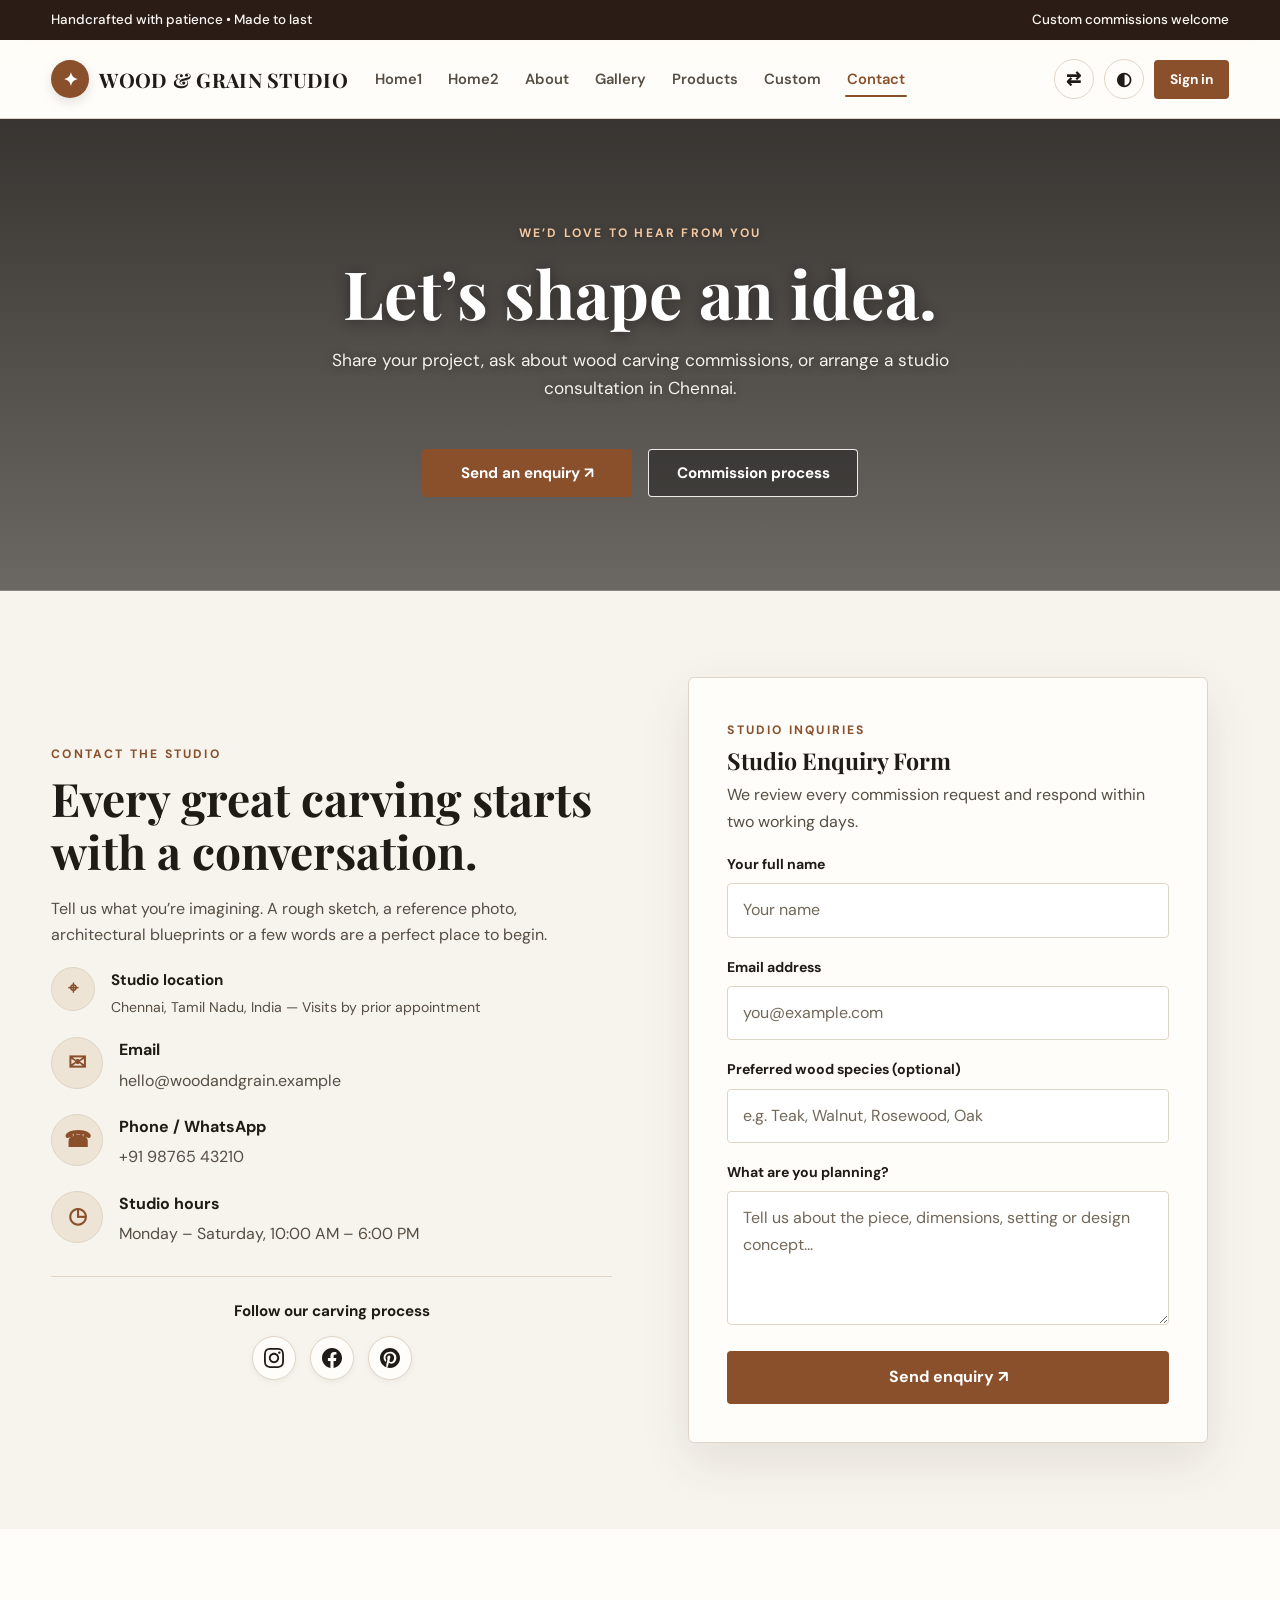
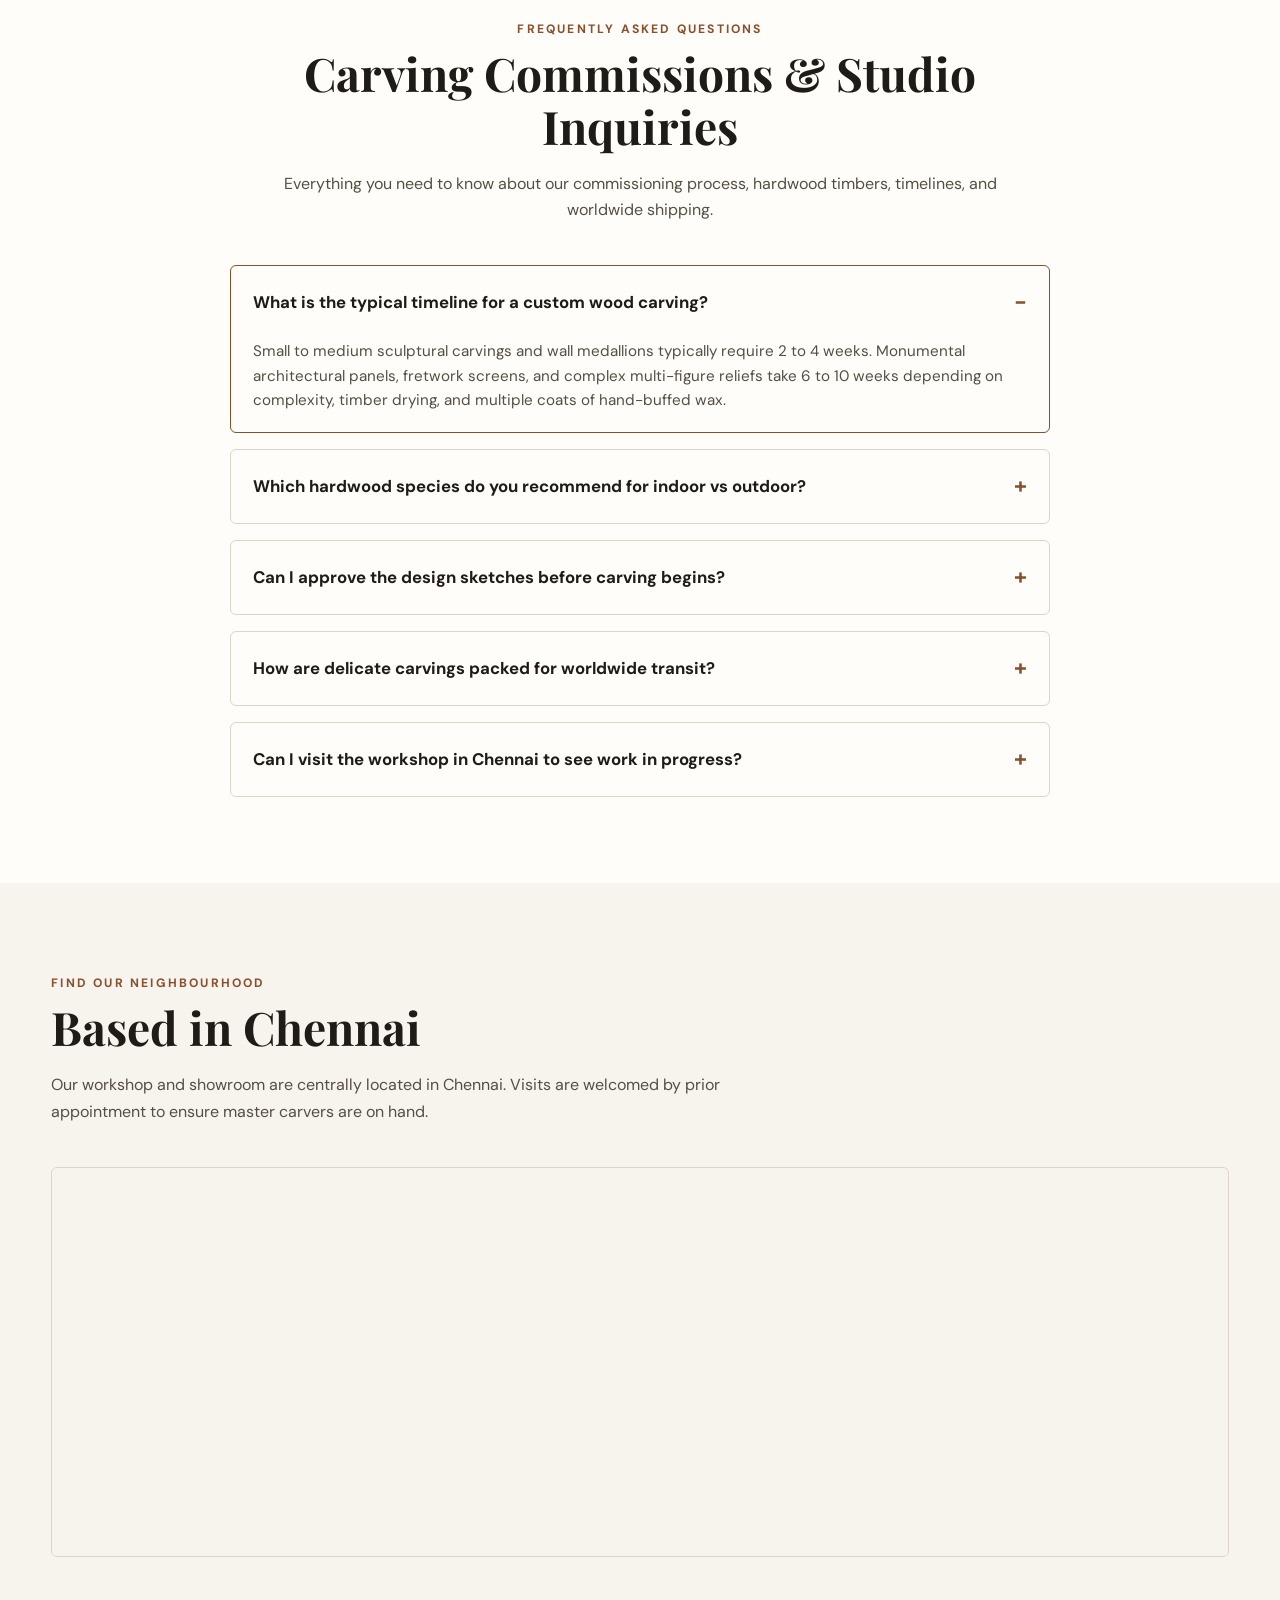
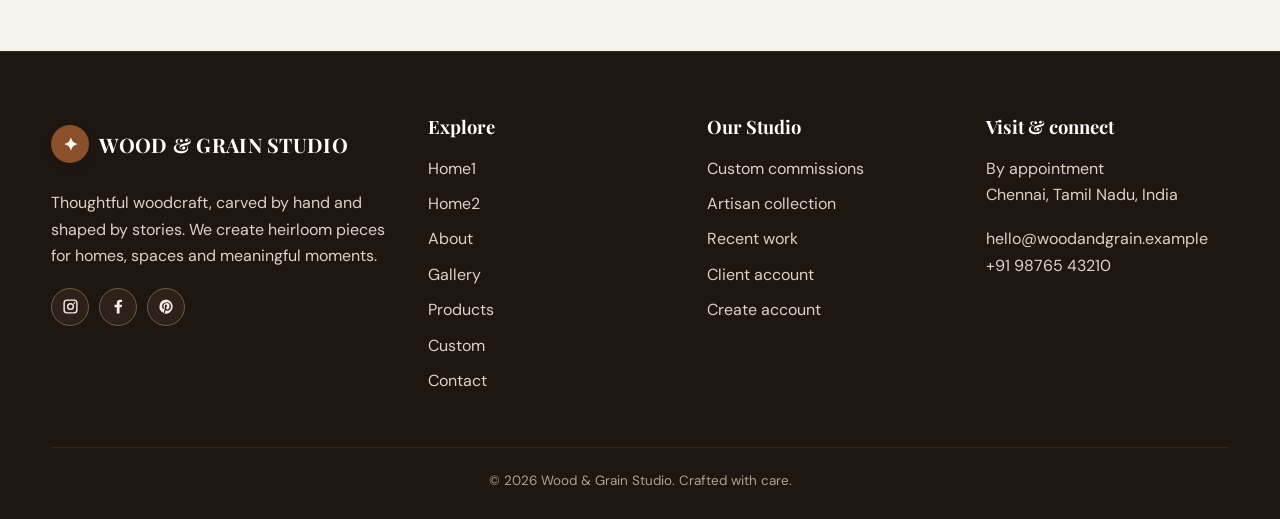
<file: contact.html>
<!doctype html>
<html lang="en">
<head>
  <meta charset="utf-8">
  <meta name="viewport" content="width=device-width, initial-scale=1">
  <meta name="description" content="Contact Wood & Grain Studio — bespoke wood carving commissions, architectural inquiries and studio visits in Chennai.">
  <title>Contact | Wood &amp; Grain Studio</title>
  <link rel="icon" href="assets/favicon.svg" type="image/svg+xml">
  <link rel="stylesheet" href="assets/style.css">
</head>
<body>
  <div class="topbar">
    <div class="container">
      <span>Handcrafted with patience • Made to last</span>
      <span>Custom commissions welcome</span>
    </div>
  </div>

  <header class="navbar">
    <div class="container navinner">
      <a class="brand" href="index.html">
        <span class="brandmark">✦</span>
        <span>WOOD &amp; GRAIN STUDIO</span>
      </a>
      <nav class="navlinks" id="main-nav">
        <div class="mobile-drawer-header">
          <span class="mobile-drawer-title">Navigation</span>
          <button type="button" class="mobile-drawer-close" data-menu-close aria-label="Close menu" title="Close menu">✕</button>
        </div>
        <a href="index.html">Home1</a>
        <a href="home2.html">Home2</a>
        <a href="about.html">About</a>
        <a href="gallery.html">Gallery</a>
        <a href="products.html">Products</a>
        <a href="custom.html">Custom</a>
        <a class="active" href="contact.html">Contact</a>
        <div class="mobile-drawer-tools">
          <div class="mobile-drawer-actions">
            <button class="iconbtn" data-rtl-toggle aria-label="Toggle RTL" title="Toggle RTL">⇄</button>
            <button class="iconbtn" data-theme-toggle aria-label="Toggle theme" title="Toggle theme">◐</button>
          </div>
          <a class="btn btn-sm btn-signin-mobile" href="login.html">Sign in</a>
        </div>
      </nav>
      <div class="navtools">
        <button class="iconbtn" data-rtl-toggle aria-label="Toggle RTL" title="Toggle RTL">⇄</button>
        <button class="iconbtn" data-theme-toggle aria-label="Toggle theme" title="Toggle theme">◐</button>
        <a class="btn btn-sm btn-signin" href="login.html">Sign in</a>
        <button class="iconbtn menu-toggle" data-menu-toggle aria-label="Open menu" aria-controls="main-nav">☰</button>
      </div>
    </div>
  </header>

  <main>
    <section class="page-hero hero-contact">
      <div class="container">
        <span class="eyebrow">We’d love to hear from you</span>
        <h1>Let’s shape an idea.</h1>
        <p>Share your project, ask about wood carving commissions, or arrange a studio consultation in Chennai.</p>
        <div class="page-hero-actions">
          <a class="btn" href="#enquiry-form">Send an enquiry ↗</a>
          <a class="btn outline" href="custom.html">Commission process</a>
        </div>
      </div>
    </section>

    <section class="section" id="enquiry-form">
      <div class="container split">
        <div>
          <span class="eyebrow">Contact the studio</span>
          <h2>Every great carving starts with a conversation.</h2>
          <p>Tell us what you’re imagining. A rough sketch, a reference photo, architectural blueprints or a few words are a perfect place to begin.</p>

          <div class="contact-list">
            <!-- Compact Studio Location in one line -->
            <div class="contact-item contact-item-location">
              <div class="service-icon">⌖</div>
              <div>
                <strong>Studio location</strong>
                <p class="single-line-location">Chennai, Tamil Nadu, India — Visits by prior appointment</p>
              </div>
            </div>
            <div class="contact-item">
              <div class="service-icon">✉</div>
              <div>
                <strong>Email</strong>
                <p>hello@woodandgrain.example</p>
              </div>
            </div>
            <div class="contact-item">
              <div class="service-icon">☎</div>
              <div>
                <strong>Phone / WhatsApp</strong>
                <p>+91 98765 43210</p>
              </div>
            </div>
            <div class="contact-item">
              <div class="service-icon">◷</div>
              <div>
                <strong>Studio hours</strong>
                <p>Monday – Saturday, 10:00 AM – 6:00 PM</p>
              </div>
            </div>
          </div>

          <!-- Centered on all viewports: Follow our carving process -->
          <div class="contact-social-wrap">
            <strong>Follow our carving process</strong>
            <div class="socials">
              <a href="#" class="contact-social-btn" aria-label="Instagram" title="Instagram">
                <svg viewBox="0 0 24 24" width="20" height="20" fill="currentColor">
                  <path d="M12 2.163c3.204 0 3.584.012 4.85.07 3.252.148 4.771 1.691 4.919 4.919.058 1.265.069 1.645.069 4.849 0 3.205-.012 3.584-.069 4.849-.149 3.225-1.664 4.771-4.919 4.919-1.266.058-1.644.07-4.85.07-3.204 0-3.584-.012-4.849-.07-3.26-.149-4.771-1.699-4.919-4.92-.058-1.265-.07-1.644-.07-4.849 0-3.204.013-3.583.07-4.849.149-3.227 1.664-4.771 4.919-4.919 1.266-.057 1.645-.069 4.849-.069zm0-2.163c-3.259 0-3.667.014-4.947.072-4.358.2-6.78 2.618-6.98 6.98-.059 1.281-.073 1.689-.073 4.948 0 3.259.014 3.668.072 4.948.2 4.358 2.618 6.78 6.98 6.98 1.281.058 1.689.072 4.948.072 3.259 0 3.668-.014 4.948-.072 4.354-.2 6.782-2.618 6.979-6.98.059-1.28.073-1.689.073-4.948 0-3.259-.014-3.667-.072-4.947-.196-4.354-2.617-6.78-6.979-6.98-1.281-.059-1.69-.073-4.949-.073zm0 5.838c-3.403 0-6.162 2.759-6.162 6.162s2.759 6.163 6.162 6.163 6.162-2.759 6.162-6.163c0-3.403-2.759-6.162-6.162-6.162zm0 10.162c-2.209 0-4-1.79-4-4 0-2.209 1.791-4 4-4s4 1.791 4 4c0 2.21-1.791 4-4 4zm6.406-11.845c-.796 0-1.441.645-1.441 1.44s.645 1.44 1.441 1.44c.795 0 1.439-.645 1.439-1.44s-.644-1.44-1.439-1.44z"/>
                </svg>
              </a>
              <a href="#" class="contact-social-btn" aria-label="Facebook" title="Facebook">
                <svg viewBox="0 0 24 24" width="20" height="20" fill="currentColor">
                  <path d="M24 12.073c0-6.627-5.373-12-12-12s-12 5.373-12 12c0 5.99 4.388 10.954 10.125 11.854v-8.385H7.078v-3.47h3.047V9.43c0-3.007 1.792-4.669 4.533-4.669 1.312 0 2.686.235 2.686.235v2.953H15.83c-1.491 0-1.956.925-1.956 1.874v2.25h3.328l-.532 3.47h-2.796v8.385C19.612 23.027 24 18.062 24 12.073z"/>
                </svg>
              </a>
              <a href="#" class="contact-social-btn" aria-label="Pinterest" title="Pinterest">
                <svg viewBox="0 0 24 24" width="20" height="20" fill="currentColor">
                  <path d="M12 0c-6.627 0-12 5.372-12 12 0 5.084 3.163 9.426 7.627 11.174-.105-.949-.2-2.405.042-3.441.218-.937 1.407-5.965 1.407-5.965s-.359-.719-.359-1.782c0-1.668.967-2.914 2.171-2.914 1.023 0 1.518.769 1.518 1.69 0 1.029-.655 2.568-.994 3.995-.283 1.194.599 2.169 1.777 2.169 2.133 0 3.772-2.249 3.772-5.495 0-2.873-2.064-4.882-5.012-4.882-3.414 0-5.418 2.561-5.418 5.207 0 1.031.397 2.138.893 2.738.098.119.112.224.083.345l-.333 1.36c-.053.22-.174.267-.402.161-1.499-.698-2.436-2.889-2.436-4.649 0-3.785 2.75-7.262 7.929-7.262 4.163 0 7.398 2.967 7.398 6.931 0 4.136-2.607 7.464-6.227 7.464-1.216 0-2.359-.631-2.75-1.378l-.748 2.853c-.271 1.043-1.002 2.35-1.492 3.146 1.124.347 2.317.535 3.554.535 6.627 0 12-5.373 12-12 0-6.628-5.373-12-12-12z"/>
                </svg>
              </a>
            </div>
          </div>
        </div>

        <!-- Form Heading changed to Studio Enquiry Form (Issue 11) -->
        <form class="form-card" data-demo-form>
          <span class="eyebrow">Studio Inquiries</span>
          <h3 style="margin-bottom:8px">Studio Enquiry Form</h3>
          <p>We review every commission request and respond within two working days.</p>
          <div class="field">
            <label>Your full name</label>
            <input required placeholder="Your name">
          </div>
          <div class="field">
            <label>Email address</label>
            <input required type="email" placeholder="you@example.com">
          </div>
          <div class="field">
            <label>Preferred wood species (optional)</label>
            <input placeholder="e.g. Teak, Walnut, Rosewood, Oak">
          </div>
          <div class="field">
            <label>What are you planning?</label>
            <textarea rows="4" placeholder="Tell us about the piece, dimensions, setting or design concept..."></textarea>
          </div>
          <button class="btn" style="width:100%" type="submit">Send enquiry ↗</button>
        </form>
      </div>
    </section>

    <!-- Interactive FAQ Section (Issue 12) -->
    <section class="section" style="background:var(--surface)">
      <div class="container">
        <div class="section-head center">
          <span class="eyebrow">Frequently Asked Questions</span>
          <h2>Carving Commissions &amp; Studio Inquiries</h2>
          <p>Everything you need to know about our commissioning process, hardwood timbers, timelines, and worldwide shipping.</p>
        </div>
        <div class="faq-list">
          <details class="faq-item" open>
            <summary class="faq-summary">What is the typical timeline for a custom wood carving?</summary>
            <div class="faq-content">
              Small to medium sculptural carvings and wall medallions typically require 2 to 4 weeks. Monumental architectural panels, fretwork screens, and complex multi-figure reliefs take 6 to 10 weeks depending on complexity, timber drying, and multiple coats of hand-buffed wax.
            </div>
          </details>
          <details class="faq-item">
            <summary class="faq-summary">Which hardwood species do you recommend for indoor vs outdoor?</summary>
            <div class="faq-content">
              For outdoor and moisture-exposed areas, seasoned Burma Teak is ideal due to its natural silica and oils. For interior wall art and sculptures, American Walnut and Indian Rosewood (Sheesham) provide breathtaking color contrasts and intricate grain detail.
            </div>
          </details>
          <details class="faq-item">
            <summary class="faq-summary">Can I approve the design sketches before carving begins?</summary>
            <div class="faq-content">
              Yes, absolutely. We begin with a 1:1 scale charcoal sketch and dimensional elevation. Carving only commences once you have reviewed and signed off on the sketch and chosen timber block.
            </div>
          </details>
          <details class="faq-item">
            <summary class="faq-summary">How are delicate carvings packed for worldwide transit?</summary>
            <div class="faq-content">
              Each piece is wrapped in breathable archival tissue, cushioned inside high-density foam molds, and crated in custom reinforced plywood cases with moisture desiccants to ensure pristine worldwide arrival.
            </div>
          </details>
          <details class="faq-item">
            <summary class="faq-summary">Can I visit the workshop in Chennai to see work in progress?</summary>
            <div class="faq-content">
              We welcome patrons and interior designers by appointment from Monday to Saturday. Please send us an enquiry or call in advance so our master carvers can guide you through the studio.
            </div>
          </details>
        </div>
      </div>
    </section>

    <!-- Map Section -->
    <section class="section">
      <div class="container">
        <div class="section-head">
          <span class="eyebrow">Find our neighbourhood</span>
          <h2>Based in Chennai</h2>
          <p>Our workshop and showroom are centrally located in Chennai. Visits are welcomed by prior appointment to ensure master carvers are on hand.</p>
        </div>
        <iframe class="map" title="Map of Chennai" loading="lazy" src="https://www.openstreetmap.org/export/embed.html?bbox=80.18%2C12.85%2C80.32%2C13.12&amp;layer=mapnik&amp;marker=13.0827%2C80.2707"></iframe>
      </div>
    </section>
  </main>

  <footer class="footer">
    <div class="container">
      <div class="footer-grid">
        <div>
          <a class="brand" href="index.html">
            <span class="brandmark">✦</span>
            <span>WOOD &amp; GRAIN STUDIO</span>
          </a>
          <p style="margin-top:18px">Thoughtful woodcraft, carved by hand and shaped by stories. We create heirloom pieces for homes, spaces and meaningful moments.</p>
          <div class="socials">
            <a href="#" aria-label="Instagram"><svg viewBox="0 0 24 24"><path d="M7 2h10a5 5 0 0 1 5 5v10a5 5 0 0 1-5 5H7a5 5 0 0 1-5-5V7a5 5 0 0 1 5-5zm0 2a3 3 0 0 0-3 3v10a3 3 0 0 0 3 3h10a3 3 0 0 0 3-3V7a3 3 0 0 0-3-3H7zm5 3a5 5 0 1 1 0 10 5 5 0 0 1 0-10zm0 2a3 3 0 1 0 0 6 3 3 0 0 0 0-6zm5.5-3a1.2 1.2 0 1 1 0 2.4 1.2 1.2 0 0 1 0-2.4z"/></svg></a>
            <a href="#" aria-label="Facebook"><svg viewBox="0 0 24 24"><path d="M13.5 22v-9h3l.5-3.5h-3.5V7.3c0-1 .3-1.7 1.8-1.7H17V2.5c-.7-.1-1.7-.2-2.8-.2-2.8 0-4.7 1.7-4.7 4.9v2.3H6.4V13h3.1v9z"/></svg></a>
            <a href="#" aria-label="Pinterest"><svg viewBox="0 0 24 24"><path d="M12 2a10 10 0 0 0-3.6 19.3c0-.8 0-1.8.2-2.7l1.3-5.4s-.3-.6-.3-1.5c0-1.4.8-2.4 1.8-2.4.8 0 1.2.6 1.2 1.4 0 .9-.6 2.2-.9 3.5-.3 1 .5 1.9 1.5 1.9 1.8 0 3.2-2.4 3.2-5.2 0-2.1-1.4-3.7-4-3.7-2.9 0-4.7 2.2-4.7 4.6 0 .8.2 1.4.6 1.9.2.2.2.3.1.6l-.2.8c-.1.3-.3.4-.6.3-1.3-.5-1.9-1.9-1.9-3.5 0-2.6 2.2-5.8 6.7-5.8 3.6 0 6 2.6 6 5.4 0 3.7-2.1 6.5-5.2 6.5-1 0-2-.6-2.4-1.2l-.7 2.8c-.2 1-.8 1.9-1.2 2.6A10 10 0 1 0 12 2z"/></svg></a>
          </div>
        </div>
        <div>
          <h3>Explore</h3>
          <a href="index.html">Home1</a>
          <a href="home2.html">Home2</a>
          <a href="about.html">About</a>
          <a href="gallery.html">Gallery</a>
          <a href="products.html">Products</a>
          <a href="custom.html">Custom</a>
          <a href="contact.html">Contact</a>
        </div>
        <div>
          <h3>Our Studio</h3>
          <a href="custom.html">Custom commissions</a>
          <a href="products.html">Artisan collection</a>
          <a href="gallery.html">Recent work</a>
          <a href="login.html">Client account</a>
          <a href="signup.html">Create account</a>
        </div>
        <div>
          <h3>Visit &amp; connect</h3>
          <p>By appointment<br>Chennai, Tamil Nadu, India</p>
          <p>hello@woodandgrain.example<br>+91 98765 43210</p>
        </div>
      </div>
      <div class="copyright">© <span data-year></span> Wood &amp; Grain Studio. Crafted with care.</div>
    </div>
  </footer>

  <!-- Floating Back to Top Button -->
  <button class="back-to-top" id="backToTop" aria-label="Back to top" title="Back to top">↑</button>

  <script src="assets/app.js"></script>
</body>
</html>
</file>
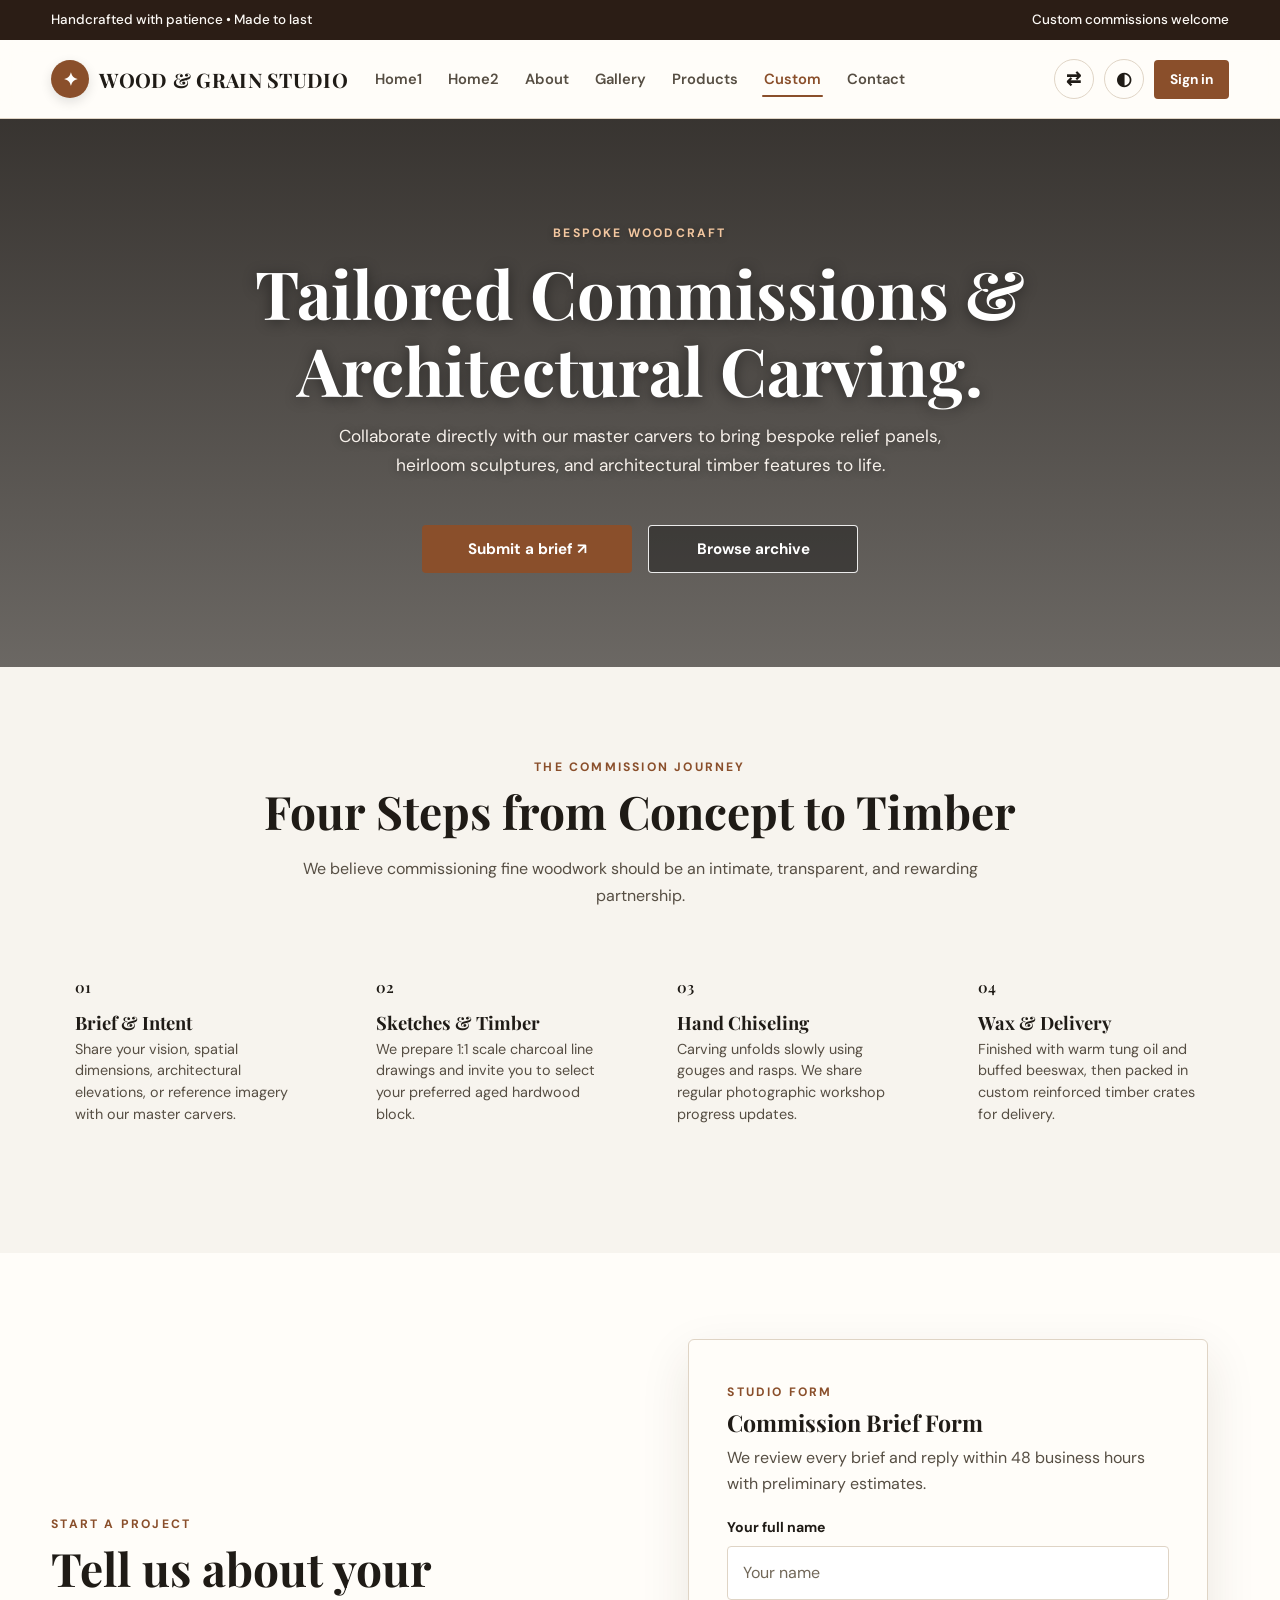
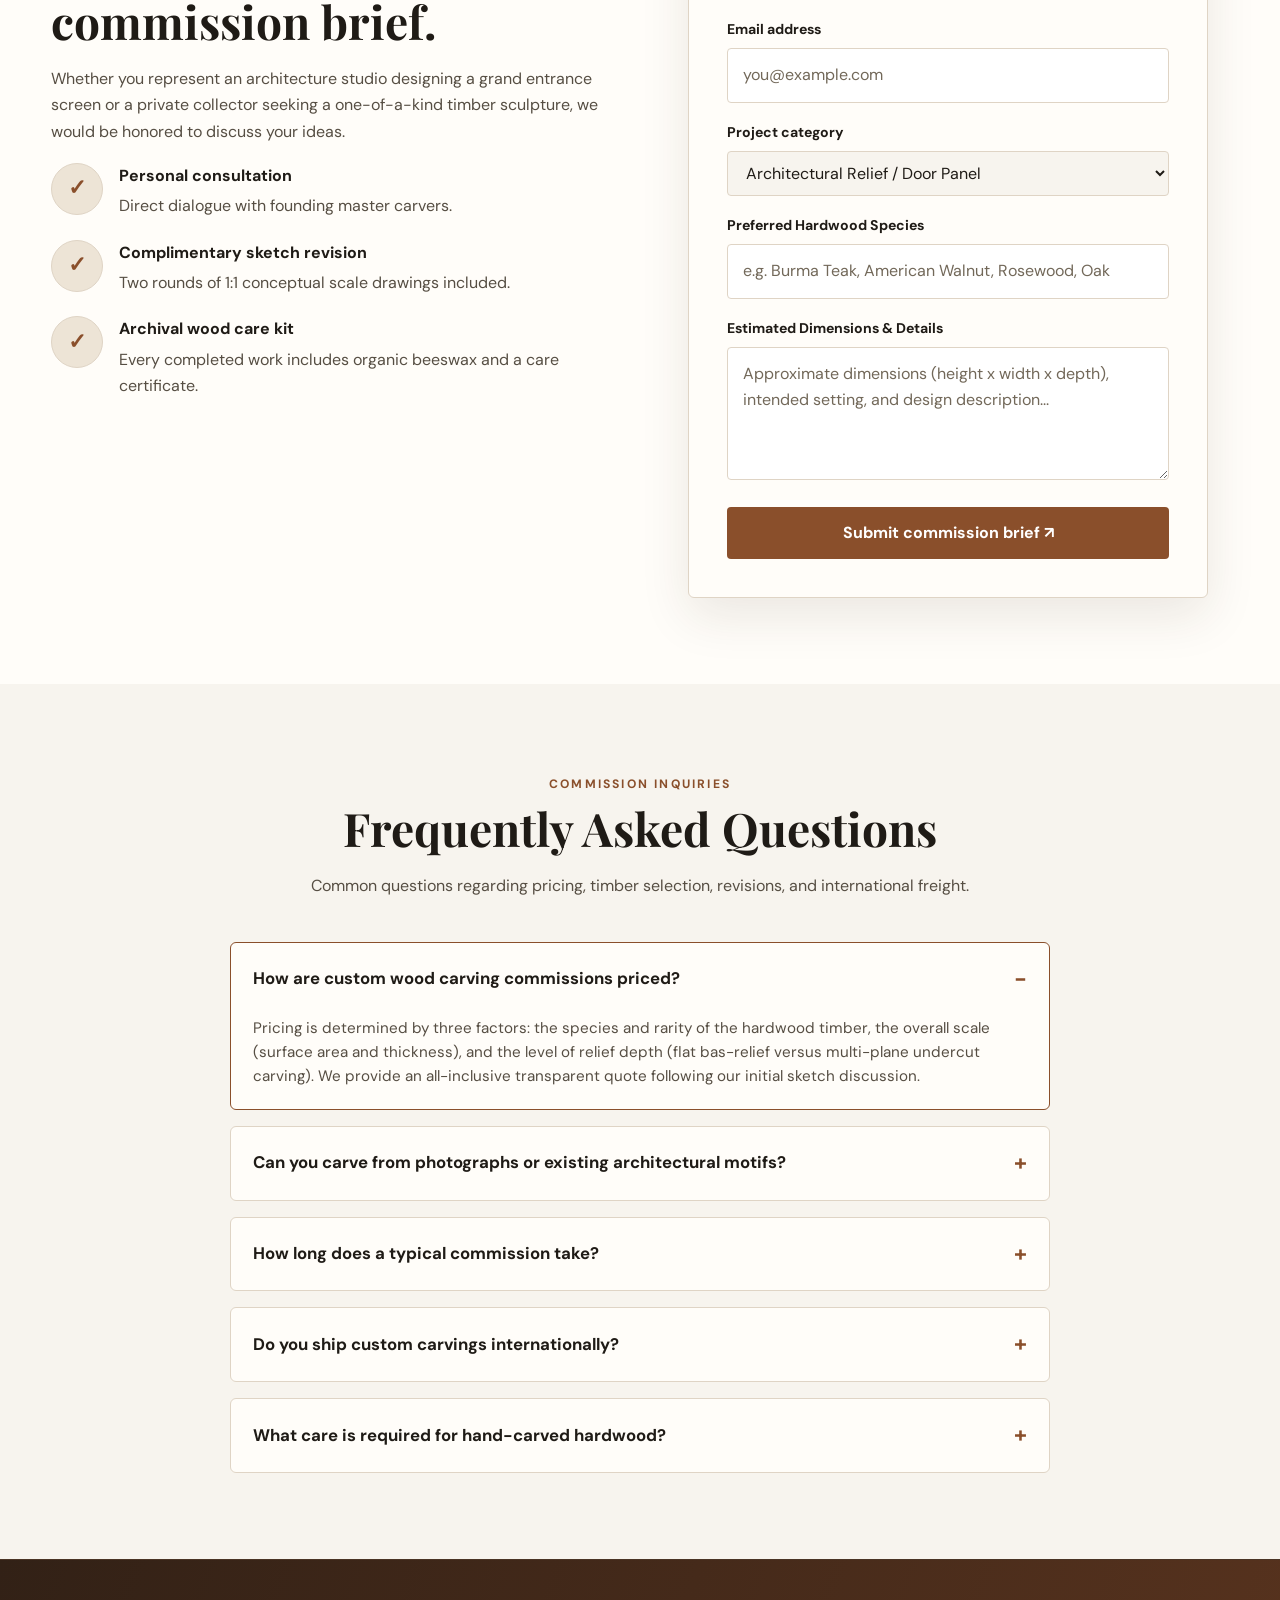
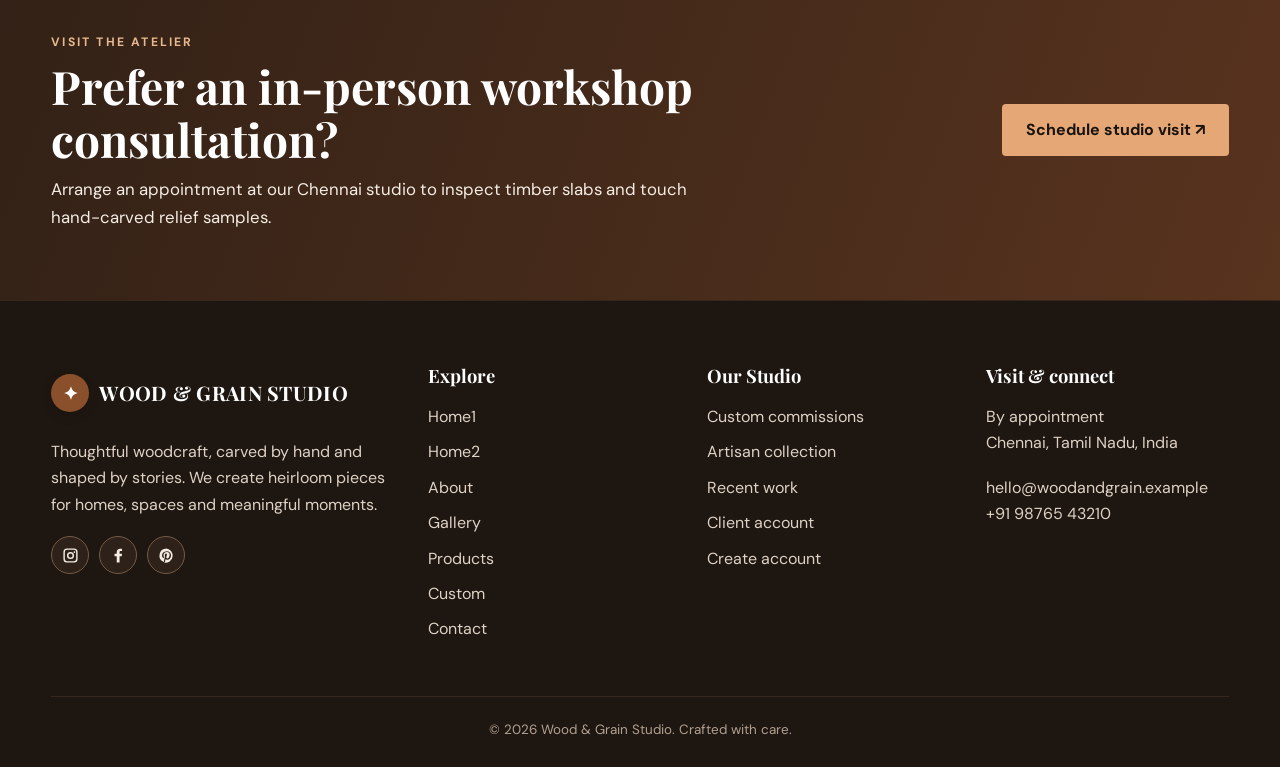
<file: custom.html>
<!doctype html>
<html lang="en">

<head>
    <meta charset="utf-8">
    <meta name="viewport" content="width=device-width, initial-scale=1">
    <meta name="description" content="Custom wood carving commissions by Wood & Grain Studio — bespoke architectural panels, custom relief sculptures, and fine handcrafted furniture details.">
    <title>Custom Commissions | Wood &amp; Grain Studio</title>
    <link rel="icon" href="assets/favicon.svg" type="image/svg+xml">
    <link rel="stylesheet" href="assets/style.css">
</head>

<body>
    <div class="topbar">
        <div class="container">
            <span>Handcrafted with patience • Made to last</span>
            <span>Custom commissions welcome</span>
        </div>
    </div>

    <header class="navbar">
        <div class="container navinner">
            <a class="brand" href="index.html">
                <span class="brandmark">✦</span>
                <span>WOOD &amp; GRAIN STUDIO</span>
            </a>
            <nav class="navlinks" id="main-nav">
                <div class="mobile-drawer-header">
                    <span class="mobile-drawer-title">Navigation</span>
                    <button type="button" class="mobile-drawer-close" data-menu-close aria-label="Close menu" title="Close menu">✕</button>
                </div>
                <a href="index.html">Home1</a>
                <a href="home2.html">Home2</a>
                <a href="about.html">About</a>
                <a href="gallery.html">Gallery</a>
                <a href="products.html">Products</a>
                <a class="active" href="custom.html">Custom</a>
                <a href="contact.html">Contact</a>
                <div class="mobile-drawer-tools">
                    <div class="mobile-drawer-actions">
                        <button class="iconbtn" data-rtl-toggle aria-label="Toggle RTL" title="Toggle RTL">⇄</button>
                        <button class="iconbtn" data-theme-toggle aria-label="Toggle theme" title="Toggle theme">◐</button>
                    </div>
                    <a class="btn btn-sm btn-signin-mobile" href="login.html">Sign in</a>
                </div>
            </nav>
            <div class="navtools">
                <button class="iconbtn" data-rtl-toggle aria-label="Toggle RTL" title="Toggle RTL">⇄</button>
                <button class="iconbtn" data-theme-toggle aria-label="Toggle theme" title="Toggle theme">◐</button>
                <a class="btn btn-sm btn-signin" href="login.html">Sign in</a>
                <button class="iconbtn menu-toggle" data-menu-toggle aria-label="Open menu"
                    aria-controls="main-nav">☰</button>
            </div>
        </div>
    </header>

    <main>
        <section class="page-hero hero-custom">
            <div class="container">
                <span class="eyebrow">Bespoke Woodcraft</span>
                <h1>Tailored Commissions &amp; Architectural Carving.</h1>
                <p>Collaborate directly with our master carvers to bring bespoke relief panels, heirloom sculptures, and architectural timber features to life.</p>
                <div class="page-hero-actions">
                    <a class="btn" href="#commission-form">Submit a brief ↗</a>
                    <a class="btn outline" href="gallery.html">Browse archive</a>
                </div>
            </div>
        </section>

        <!-- 4-Step Commission Workflow -->
        <section class="section">
            <div class="container">
                <div class="section-head center">
                    <span class="eyebrow">The Commission Journey</span>
                    <h2>Four Steps from Concept to Timber</h2>
                    <p>We believe commissioning fine woodwork should be an intimate, transparent, and rewarding partnership.</p>
                </div>
                <div class="grid four">
                    <div class="stat" style="text-align:left;padding:24px">
                        <span class="number">01</span>
                        <h3 style="margin:10px 0 6px;font-size:1.15rem">Brief &amp; Intent</h3>
                        <p style="font-size:.9rem;line-height:1.5">Share your vision, spatial dimensions, architectural elevations, or reference imagery with our master carvers.</p>
                    </div>
                    <div class="stat" style="text-align:left;padding:24px">
                        <span class="number">02</span>
                        <h3 style="margin:10px 0 6px;font-size:1.15rem">Sketches &amp; Timber</h3>
                        <p style="font-size:.9rem;line-height:1.5">We prepare 1:1 scale charcoal line drawings and invite you to select your preferred aged hardwood block.</p>
                    </div>
                    <div class="stat" style="text-align:left;padding:24px">
                        <span class="number">03</span>
                        <h3 style="margin:10px 0 6px;font-size:1.15rem">Hand Chiseling</h3>
                        <p style="font-size:.9rem;line-height:1.5">Carving unfolds slowly using gouges and rasps. We share regular photographic workshop progress updates.</p>
                    </div>
                    <div class="stat" style="text-align:left;padding:24px">
                        <span class="number">04</span>
                        <h3 style="margin:10px 0 6px;font-size:1.15rem">Wax &amp; Delivery</h3>
                        <p style="font-size:.9rem;line-height:1.5">Finished with warm tung oil and buffed beeswax, then packed in custom reinforced timber crates for delivery.</p>
                    </div>
                </div>
            </div>
        </section>

        <!-- Brief Submission Section -->
        <section class="section" id="commission-form" style="background:var(--surface)">
            <div class="container split">
                <div>
                    <span class="eyebrow">Start a Project</span>
                    <h2>Tell us about your commission brief.</h2>
                    <p>Whether you represent an architecture studio designing a grand entrance screen or a private collector seeking a one-of-a-kind timber sculpture, we would be honored to discuss your ideas.</p>
                    <div class="contact-list">
                        <div class="contact-item">
                            <div class="service-icon">✓</div>
                            <div>
                                <strong>Personal consultation</strong>
                                <p>Direct dialogue with founding master carvers.</p>
                            </div>
                        </div>
                        <div class="contact-item">
                            <div class="service-icon">✓</div>
                            <div>
                                <strong>Complimentary sketch revision</strong>
                                <p>Two rounds of 1:1 conceptual scale drawings included.</p>
                            </div>
                        </div>
                        <div class="contact-item">
                            <div class="service-icon">✓</div>
                            <div>
                                <strong>Archival wood care kit</strong>
                                <p>Every completed work includes organic beeswax and a care certificate.</p>
                            </div>
                        </div>
                    </div>
                </div>

                <form class="form-card" data-demo-form>
                    <span class="eyebrow">Studio Form</span>
                    <h3 style="margin-bottom:8px">Commission Brief Form</h3>
                    <p>We review every brief and reply within 48 business hours with preliminary estimates.</p>
                    <div class="field">
                        <label>Your full name</label>
                        <input required placeholder="Your name">
                    </div>
                    <div class="field">
                        <label>Email address</label>
                        <input required type="email" placeholder="you@example.com">
                    </div>
                    <div class="field">
                        <label>Project category</label>
                        <select style="width:100%;padding:10px 14px;border:1px solid var(--line);background:var(--bg);color:var(--ink);border-radius:4px">
                            <option>Architectural Relief / Door Panel</option>
                            <option>Figurative &amp; Sacred Wood Sculpture</option>
                            <option>Bespoke Furniture Accent / Pedestal</option>
                            <option>Commemorative Gift / Keepsake</option>
                        </select>
                    </div>
                    <div class="field">
                        <label>Preferred Hardwood Species</label>
                        <input placeholder="e.g. Burma Teak, American Walnut, Rosewood, Oak">
                    </div>
                    <div class="field">
                        <label>Estimated Dimensions &amp; Details</label>
                        <textarea rows="4" placeholder="Approximate dimensions (height x width x depth), intended setting, and design description..."></textarea>
                    </div>
                    <button class="btn" style="width:100%" type="submit">Submit commission brief ↗</button>
                </form>
            </div>
        </section>

        <!-- FAQ Section -->
        <section class="section">
            <div class="container">
                <div class="section-head center">
                    <span class="eyebrow">Commission Inquiries</span>
                    <h2>Frequently Asked Questions</h2>
                    <p>Common questions regarding pricing, timber selection, revisions, and international freight.</p>
                </div>
                <div class="faq-list">
                    <details class="faq-item" open>
                        <summary class="faq-summary">How are custom wood carving commissions priced?</summary>
                        <div class="faq-content">
                            Pricing is determined by three factors: the species and rarity of the hardwood timber, the overall scale (surface area and thickness), and the level of relief depth (flat bas-relief versus multi-plane undercut carving). We provide an all-inclusive transparent quote following our initial sketch discussion.
                        </div>
                    </details>
                    <details class="faq-item">
                        <summary class="faq-summary">Can you carve from photographs or existing architectural motifs?</summary>
                        <div class="faq-content">
                            Yes. We frequently carve custom bas-relief portraits from family photographs, recreate historical heritage moldings, and interpret sacred symbols from temple blueprints with exquisite precision.
                        </div>
                    </details>
                    <details class="faq-item">
                        <summary class="faq-summary">How long does a typical commission take?</summary>
                        <div class="faq-content">
                            Standard bespoke reliefs (under 3 feet) take 3 to 5 weeks. Monumental friezes, full-size entry doors, or complex freestanding sculptures take 6 to 12 weeks. We schedule each commission carefully to ensure undivided attention.
                        </div>
                    </details>
                    <details class="faq-item">
                        <summary class="faq-summary">Do you ship custom carvings internationally?</summary>
                        <div class="faq-content">
                            Yes, we ship worldwide. Every carving is packed in fumigated, moisture-sealed museum-grade timber crates with shock-dampening interior molds and full insurance coverage.
                        </div>
                    </details>
                    <details class="faq-item">
                        <summary class="faq-summary">What care is required for hand-carved hardwood?</summary>
                        <div class="faq-content">
                            Hardwood pieces require minimal maintenance. Keep them away from direct continuous heating vents or torrential water. Dust gently with a soft camel-hair brush, and apply our complimentary organic beeswax balm once a year to preserve the rich amber patina.
                        </div>
                    </details>
                </div>
            </div>
        </section>

        <!-- CTA Section -->
        <section class="cta">
            <div class="container">
                <div class="cta-content">
                    <span class="eyebrow" style="color:#e8b98e">Visit the Atelier</span>
                    <h2>Prefer an in-person workshop consultation?</h2>
                    <p>Arrange an appointment at our Chennai studio to inspect timber slabs and touch hand-carved relief samples.</p>
                </div>
                <div class="cta-btn">
                    <a class="btn" href="contact.html">Schedule studio visit ↗</a>
                </div>
            </div>
        </section>
    </main>

    <footer class="footer">
        <div class="container">
            <div class="footer-grid">
                <div>
                    <a class="brand" href="index.html">
                        <span class="brandmark">✦</span>
                        <span>WOOD &amp; GRAIN STUDIO</span>
                    </a>
                    <p style="margin-top:18px">Thoughtful woodcraft, carved by hand and shaped by stories. We create
                        heirloom pieces for homes, spaces and meaningful moments.</p>
                    <div class="socials">
                        <a href="#" aria-label="Instagram"><svg viewBox="0 0 24 24">
                                <path
                                    d="M7 2h10a5 5 0 0 1 5 5v10a5 5 0 0 1-5 5H7a5 5 0 0 1-5-5V7a5 5 0 0 1 5-5zm0 2a3 3 0 0 0-3 3v10a3 3 0 0 0 3 3h10a3 3 0 0 0 3-3V7a3 3 0 0 0-3-3H7zm5 3a5 5 0 1 1 0 10 5 5 0 0 1 0-10zm0 2a3 3 0 1 0 0 6 3 3 0 0 0 0-6zm5.5-3a1.2 1.2 0 1 1 0 2.4 1.2 1.2 0 0 1 0-2.4z" />
                            </svg></a>
                        <a href="#" aria-label="Facebook"><svg viewBox="0 0 24 24">
                                <path
                                    d="M13.5 22v-9h3l.5-3.5h-3.5V7.3c0-1 .3-1.7 1.8-1.7H17V2.5c-.7-.1-1.7-.2-2.8-.2-2.8 0-4.7 1.7-4.7 4.9v2.3H6.4V13h3.1v9z" />
                            </svg></a>
                        <a href="#" aria-label="Pinterest"><svg viewBox="0 0 24 24">
                                <path
                                    d="M12 2a10 10 0 0 0-3.6 19.3c0-.8 0-1.8.2-2.7l1.3-5.4s-.3-.6-.3-1.5c0-1.4.8-2.4 1.8-2.4.8 0 1.2.6 1.2 1.4 0 .9-.6 2.2-.9 3.5-.3 1 .5 1.9 1.5 1.9 1.8 0 3.2-2.4 3.2-5.2 0-2.1-1.4-3.7-4-3.7-2.9 0-4.7 2.2-4.7 4.6 0 .8.2 1.4.6 1.9.2.2.2.3.1.6l-.2.8c-.1.3-.3.4-.6.3-1.3-.5-1.9-1.9-1.9-3.5 0-2.6 2.2-5.8 6.7-5.8 3.6 0 6 2.6 6 5.4 0 3.7-2.1 6.5-5.2 6.5-1 0-2-.6-2.4-1.2l-.7 2.8c-.2 1-.8 1.9-1.2 2.6A10 10 0 1 0 12 2z" />
                            </svg></a>
                    </div>
                </div>
                <div>
                    <h3>Explore</h3>
                    <a href="index.html">Home1</a>
                    <a href="home2.html">Home2</a>
                    <a href="about.html">About</a>
                    <a href="gallery.html">Gallery</a>
                    <a href="products.html">Products</a>
                    <a href="custom.html">Custom</a>
                    <a href="contact.html">Contact</a>
                </div>
                <div>
                    <h3>Our Studio</h3>
                    <a href="custom.html">Custom commissions</a>
                    <a href="products.html">Artisan collection</a>
                    <a href="gallery.html">Recent work</a>
                    <a href="login.html">Client account</a>
                    <a href="signup.html">Create account</a>
                </div>
                <div>
                    <h3>Visit &amp; connect</h3>
                    <p>By appointment<br>Chennai, Tamil Nadu, India</p>
                    <p>hello@woodandgrain.example<br>+91 98765 43210</p>
                </div>
            </div>
            <div class="copyright">© <span data-year></span> Wood &amp; Grain Studio. Crafted with care.</div>
        </div>
    </footer>

    <!-- Floating Back to Top Button -->
    <button class="back-to-top" id="backToTop" aria-label="Back to top" title="Back to top">↑</button>

    <script src="assets/app.js"></script>
</body>

</html>
</file>
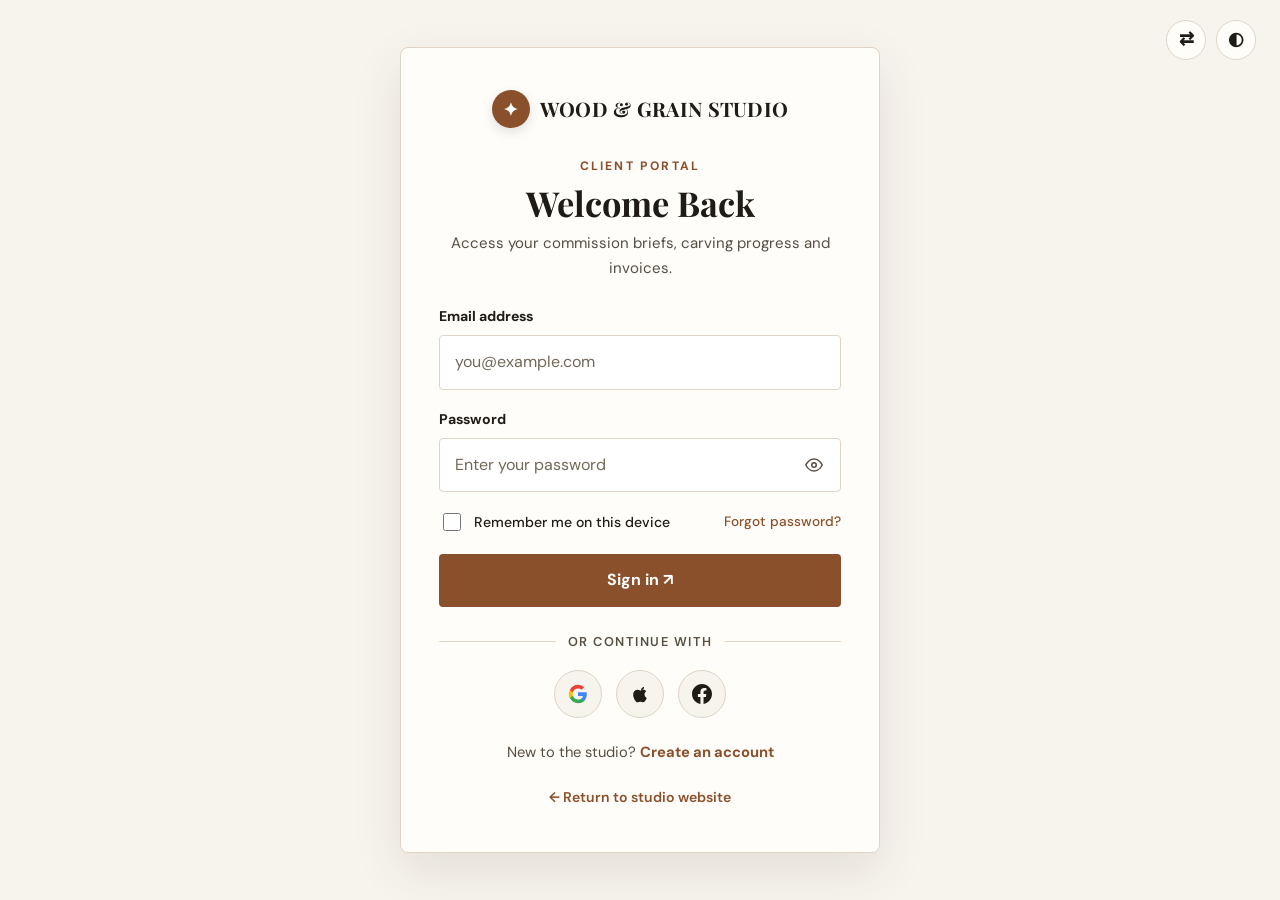
<file: login.html>
<!doctype html>
<html lang="en">
<head>
  <meta charset="utf-8">
  <meta name="viewport" content="width=device-width, initial-scale=1">
  <title>Welcome Back | Wood &amp; Grain Studio</title>
  <link rel="icon" href="assets/favicon.svg" type="image/svg+xml">
  <link rel="stylesheet" href="assets/style.css">
</head>
<body class="auth-body">

  <!-- RTL & Theme controls outside the card at the top right corner (Issue 20) -->
  <div class="auth-corner-tools">
    <button class="iconbtn" data-rtl-toggle aria-label="Toggle RTL" title="Toggle RTL">⇄</button>
    <button class="iconbtn" data-theme-toggle aria-label="Toggle theme" title="Toggle theme">◐</button>
  </div>

  <!-- Centered Authentication Card Container -->
  <div class="auth-card-container">
    <div class="auth-card">

      <!-- Brand name inside the card, aligned to center -->
      <div class="card-brand">
        <a class="brand" href="index.html">
          <span class="brandmark">✦</span>
          <span>WOOD &amp; GRAIN STUDIO</span>
        </a>
      </div>

      <div class="auth-heading">
        <span class="eyebrow">Client Portal</span>
        <h2>Welcome Back</h2>
        <p>Access your commission briefs, carving progress and invoices.</p>
      </div>

      <form data-demo-form>
        <div class="field">
          <label for="email">Email address</label>
          <input type="email" id="email" required placeholder="you@example.com">
        </div>
        <!-- Password field with eye toggle icon (Issue 13) -->
        <div class="field">
          <label for="password">Password</label>
          <div class="password-wrap">
            <input type="password" id="password" required minlength="6" placeholder="Enter your password">
            <button type="button" class="password-toggle-btn" aria-label="Toggle password visibility">
              <svg width="18" height="18" viewBox="0 0 24 24" fill="none" stroke="currentColor" stroke-width="2" stroke-linecap="round" stroke-linejoin="round">
                <path d="M1 12s4-8 11-8 11 8 11 8-4 8-11 8-11-8-11-8z"></path>
                <circle cx="12" cy="12" r="3"></circle>
              </svg>
            </button>
          </div>
        </div>
        <!-- Checkbox changed to Remember me on this device (Issue 13) -->
        <div class="auth-options">
          <div class="field-checkbox">
            <input type="checkbox" id="remember-me">
            <label for="remember-me">Remember me on this device</label>
          </div>
          <a href="#" style="color:var(--brand);font-size:.85rem;font-weight:500">Forgot password?</a>
        </div>
        <button class="btn" style="width:100%" type="submit">Sign in ↗</button>
      </form>

      <!-- Centered Social Auth Icons with crisp SVGs: Google, Apple, Facebook (Issue 14) -->
      <div class="auth-divider"><span>OR CONTINUE WITH</span></div>
      <div class="auth-socials">
        <a href="#" class="auth-social-btn" aria-label="Sign in with Google" title="Google">
          <svg viewBox="0 0 24 24" width="20" height="20">
            <path fill="#4285F4" d="M22.56 12.25c0-.78-.07-1.53-.2-2.25H12v4.26h5.92c-.26 1.37-1.04 2.53-2.21 3.31v2.77h3.57c2.08-1.92 3.28-4.74 3.28-8.09z"/>
            <path fill="#34A853" d="M12 23c2.97 0 5.46-.98 7.28-2.66l-3.57-2.77c-.98.66-2.23 1.06-3.71 1.06-2.86 0-5.29-1.93-6.16-4.53H2.18v2.84C3.99 20.53 7.7 23 12 23z"/>
            <path fill="#FBBC05" d="M5.84 14.09c-.22-.66-.35-1.36-.35-2.09s.13-1.43.35-2.09V7.06H2.18C1.43 8.55 1 10.22 1 12s.43 3.45 1.18 4.94l2.85-2.22.81-.63z"/>
            <path fill="#EA4335" d="M12 5.38c1.62 0 3.06.56 4.21 1.64l3.15-3.15C17.45 2.09 14.97 1 12 1 7.7 1 3.99 3.47 2.18 7.06l3.66 2.84c.87-2.6 3.3-4.52 6.16-4.52z"/>
          </svg>
        </a>
        <a href="#" class="auth-social-btn" aria-label="Sign in with Apple" title="Apple">
          <svg viewBox="0 0 24 24" width="20" height="20" fill="currentColor">
            <path d="M18.71 19.5c-.83 1.24-1.71 2.45-3.05 2.47-1.34.03-1.77-.79-3.29-.79-1.53 0-2 .77-3.27.82-1.31.05-2.3-1.32-3.14-2.53C4.25 17 2.94 12.45 4.7 9.39c.87-1.52 2.43-2.48 4.12-2.51 1.28-.02 2.5.87 3.29.87.78 0 2.26-1.07 3.81-.91.65.03 2.47.26 3.64 1.98-.09.06-2.17 1.28-2.15 3.81.03 3.02 2.65 4.03 2.68 4.04-.03.07-.42 1.44-1.38 2.83M15.97 6.37c.62-.76 1.05-1.81.93-2.87-.91.04-2.02.61-2.66 1.36-.57.65-1.07 1.72-.94 2.76 1.02.08 2.05-.49 2.67-1.25z"/>
          </svg>
        </a>
        <a href="#" class="auth-social-btn" aria-label="Sign in with Facebook" title="Facebook">
          <svg viewBox="0 0 24 24" width="20" height="20" fill="#1877F2">
            <path d="M24 12.073c0-6.627-5.373-12-12-12s-12 5.373-12 12c0 5.99 4.388 10.954 10.125 11.854v-8.385H7.078v-3.47h3.047V9.43c0-3.007 1.792-4.669 4.533-4.669 1.312 0 2.686.235 2.686.235v2.953H15.83c-1.491 0-1.956.925-1.956 1.874v2.25h3.328l-.532 3.47h-2.796v8.385C19.612 23.027 24 18.062 24 12.073z"/>
          </svg>
        </a>
      </div>

      <div class="auth-links">
        New to the studio? <a href="signup.html" style="color:var(--brand);font-weight:700">Create an account</a>
      </div>

      <div class="auth-back-link">
        <a href="index.html">← Return to studio website</a>
      </div>

    </div>
  </div>

  <script src="assets/app.js"></script>
</body>
</html>
</file>
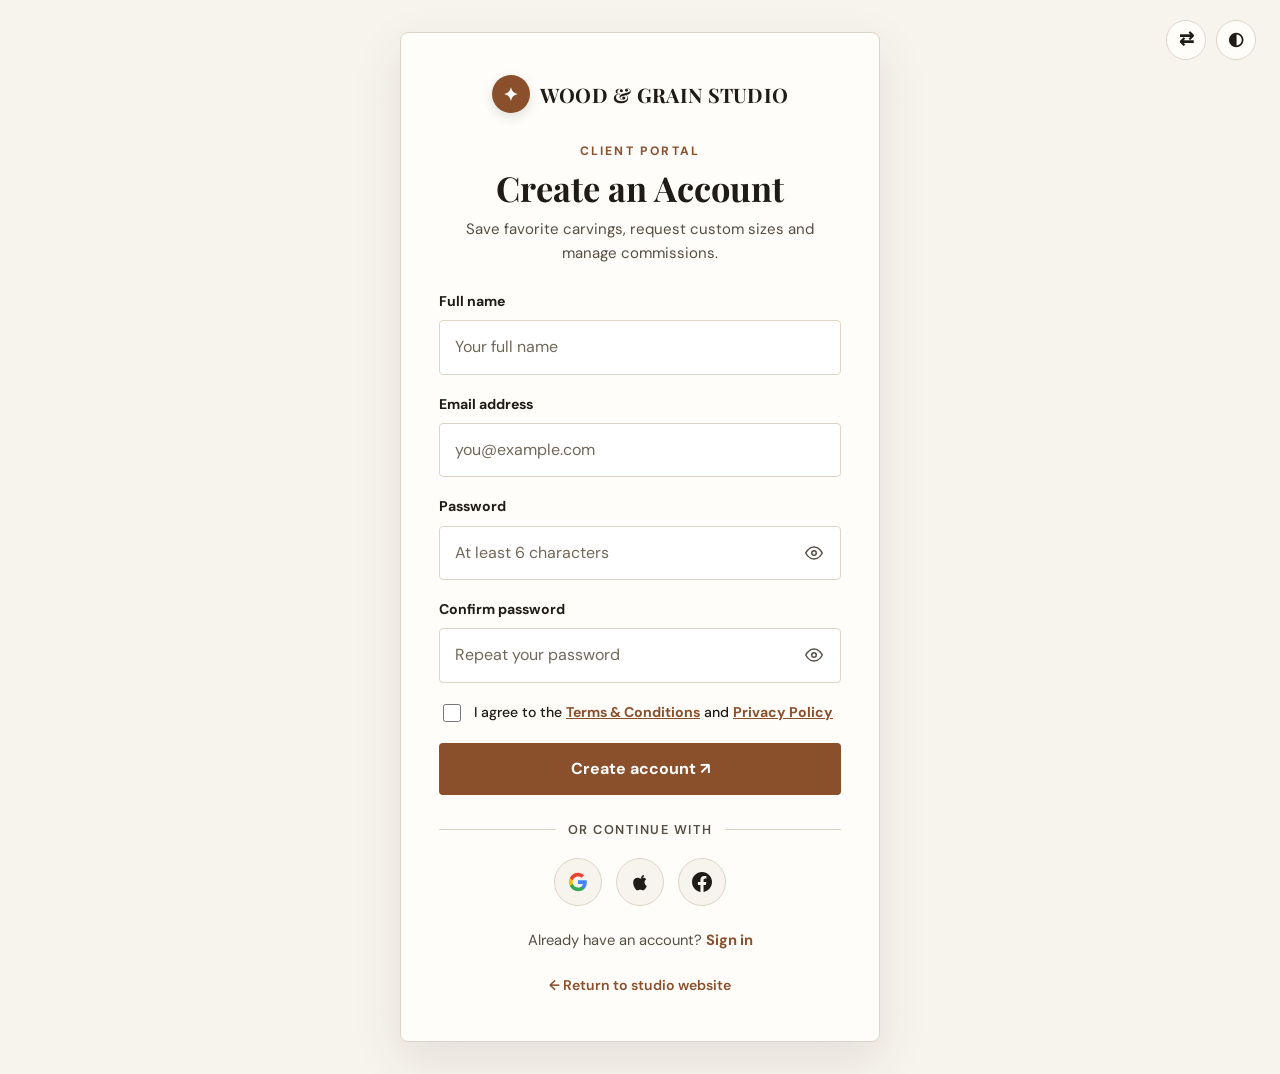
<file: signup.html>
<!doctype html>
<html lang="en">
<head>
  <meta charset="utf-8">
  <meta name="viewport" content="width=device-width, initial-scale=1">
  <title>Create Account | Wood &amp; Grain Studio</title>
  <link rel="icon" href="assets/favicon.svg" type="image/svg+xml">
  <link rel="stylesheet" href="assets/style.css">
</head>
<body class="auth-body">

  <!-- RTL & Theme controls outside the card at the top right corner (Issue 20) -->
  <div class="auth-corner-tools">
    <button class="iconbtn" data-rtl-toggle aria-label="Toggle RTL" title="Toggle RTL">⇄</button>
    <button class="iconbtn" data-theme-toggle aria-label="Toggle theme" title="Toggle theme">◐</button>
  </div>

  <!-- Centered Authentication Card Container -->
  <div class="auth-card-container">
    <div class="auth-card">

      <!-- Brand name inside the card, aligned to center -->
      <div class="card-brand">
        <a class="brand" href="index.html">
          <span class="brandmark">✦</span>
          <span>WOOD &amp; GRAIN STUDIO</span>
        </a>
      </div>

      <div class="auth-heading">
        <span class="eyebrow">Client Portal</span>
        <h2>Create an Account</h2>
        <p>Save favorite carvings, request custom sizes and manage commissions.</p>
      </div>

      <form data-demo-form>
        <div class="field">
          <label for="fullname">Full name</label>
          <input id="fullname" required placeholder="Your full name">
        </div>
        <div class="field">
          <label for="signup-email">Email address</label>
          <input type="email" id="signup-email" required placeholder="you@example.com">
        </div>
        <div class="field">
          <label for="signup-password">Password</label>
          <div class="password-wrap">
            <input type="password" id="signup-password" required minlength="6" placeholder="At least 6 characters">
            <button type="button" class="password-toggle-btn" aria-label="Toggle password visibility">
              <svg width="18" height="18" viewBox="0 0 24 24" fill="none" stroke="currentColor" stroke-width="2" stroke-linecap="round" stroke-linejoin="round">
                <path d="M1 12s4-8 11-8 11 8 11 8-4 8-11 8-11-8-11-8z"></path>
                <circle cx="12" cy="12" r="3"></circle>
              </svg>
            </button>
          </div>
        </div>
        <div class="field">
          <label for="confirm-password">Confirm password</label>
          <div class="password-wrap">
            <input type="password" id="confirm-password" required minlength="6" placeholder="Repeat your password">
            <button type="button" class="password-toggle-btn" aria-label="Toggle password visibility">
              <svg width="18" height="18" viewBox="0 0 24 24" fill="none" stroke="currentColor" stroke-width="2" stroke-linecap="round" stroke-linejoin="round">
                <path d="M1 12s4-8 11-8 11 8 11 8-4 8-11 8-11-8-11-8z"></path>
                <circle cx="12" cy="12" r="3"></circle>
              </svg>
            </button>
          </div>
        </div>
        <div class="field-checkbox">
          <input type="checkbox" id="terms-signup" required>
          <label for="terms-signup">I agree to the <a href="#" data-terms-trigger style="color:var(--brand);text-decoration:underline">Terms &amp; Conditions</a> and <a href="#" data-privacy-trigger style="color:var(--brand);text-decoration:underline">Privacy Policy</a></label>
        </div>
        <button class="btn" style="width:100%" type="submit">Create account ↗</button>
      </form>

      <!-- Centered Social Auth Icons with crisp SVGs: Google, Apple, Facebook (Issue 14) -->
      <div class="auth-divider"><span>OR CONTINUE WITH</span></div>
      <div class="auth-socials">
        <a href="#" class="auth-social-btn" aria-label="Sign up with Google" title="Google">
          <svg viewBox="0 0 24 24" width="20" height="20">
            <path fill="#4285F4" d="M22.56 12.25c0-.78-.07-1.53-.2-2.25H12v4.26h5.92c-.26 1.37-1.04 2.53-2.21 3.31v2.77h3.57c2.08-1.92 3.28-4.74 3.28-8.09z"/>
            <path fill="#34A853" d="M12 23c2.97 0 5.46-.98 7.28-2.66l-3.57-2.77c-.98.66-2.23 1.06-3.71 1.06-2.86 0-5.29-1.93-6.16-4.53H2.18v2.84C3.99 20.53 7.7 23 12 23z"/>
            <path fill="#FBBC05" d="M5.84 14.09c-.22-.66-.35-1.36-.35-2.09s.13-1.43.35-2.09V7.06H2.18C1.43 8.55 1 10.22 1 12s.43 3.45 1.18 4.94l2.85-2.22.81-.63z"/>
            <path fill="#EA4335" d="M12 5.38c1.62 0 3.06.56 4.21 1.64l3.15-3.15C17.45 2.09 14.97 1 12 1 7.7 1 3.99 3.47 2.18 7.06l3.66 2.84c.87-2.6 3.3-4.52 6.16-4.52z"/>
          </svg>
        </a>
        <a href="#" class="auth-social-btn" aria-label="Sign up with Apple" title="Apple">
          <svg viewBox="0 0 24 24" width="20" height="20" fill="currentColor">
            <path d="M18.71 19.5c-.83 1.24-1.71 2.45-3.05 2.47-1.34.03-1.77-.79-3.29-.79-1.53 0-2 .77-3.27.82-1.31.05-2.3-1.32-3.14-2.53C4.25 17 2.94 12.45 4.7 9.39c.87-1.52 2.43-2.48 4.12-2.51 1.28-.02 2.5.87 3.29.87.78 0 2.26-1.07 3.81-.91.65.03 2.47.26 3.64 1.98-.09.06-2.17 1.28-2.15 3.81.03 3.02 2.65 4.03 2.68 4.04-.03.07-.42 1.44-1.38 2.83M15.97 6.37c.62-.76 1.05-1.81.93-2.87-.91.04-2.02.61-2.66 1.36-.57.65-1.07 1.72-.94 2.76 1.02.08 2.05-.49 2.67-1.25z"/>
          </svg>
        </a>
        <a href="#" class="auth-social-btn" aria-label="Sign up with Facebook" title="Facebook">
          <svg viewBox="0 0 24 24" width="20" height="20" fill="#1877F2">
            <path d="M24 12.073c0-6.627-5.373-12-12-12s-12 5.373-12 12c0 5.99 4.388 10.954 10.125 11.854v-8.385H7.078v-3.47h3.047V9.43c0-3.007 1.792-4.669 4.533-4.669 1.312 0 2.686.235 2.686.235v2.953H15.83c-1.491 0-1.956.925-1.956 1.874v2.25h3.328l-.532 3.47h-2.796v8.385C19.612 23.027 24 18.062 24 12.073z"/>
          </svg>
        </a>
      </div>

      <div class="auth-links">
        Already have an account? <a href="login.html" style="color:var(--brand);font-weight:700">Sign in</a>
      </div>

      <div class="auth-back-link">
        <a href="index.html">← Return to studio website</a>
      </div>

    </div>
  </div>

  <script src="assets/app.js"></script>
</body>
</html>
</file>
<file: assets/style.css>
@import url('https://fonts.googleapis.com/css2?family=DM+Sans:wght@400;500;600;700&family=Playfair+Display:wght@500;600;700&display=swap');

:root {
  --bg: #f7f4ee;
  --surface: #fffdf9;
  --ink: #1f1b16;
  --muted: #564e43;
  --brand: #8a4f2b;
  --brand2: #6e3a1b;
  --btn-ink: #ffffff;
  --line: #dfd4c5;
  --soft: #ede4d6;
  --shadow: 0 18px 50px rgba(55, 37, 22, 0.10);
  --badge-bg: #ecdfd2;
  --badge-ink: #55270d;
  --badge-border: #d5c4b1;
  --input-bg: #ffffff;
  --placeholder: #726859;
}

[data-theme="dark"] {
  --bg: #161411;
  --surface: #221f1a;
  --ink: #faf4ec;
  --muted: #d0c3b3;
  --brand: #d79a69;
  --brand2: #e5b085;
  --btn-ink: #18130d;
  --line: #42382d;
  --soft: #2a241d;
  --shadow: 0 18px 50px rgba(0, 0, 0, 0.45);
  --badge-bg: #3a2b1c;
  --badge-ink: #f8d2b0;
  --badge-border: #56402d;
  --input-bg: #1a1713;
  --placeholder: #b5a695;
}

* {
  box-sizing: border-box;
}

html {
  scroll-behavior: smooth;
}

body {
  margin: 0;
  background: var(--bg);
  color: var(--ink);
  font-family: 'DM Sans', sans-serif;
  line-height: 1.65;
  transition: background .25s ease, color .25s ease;
}

a {
  color: inherit;
  text-decoration: none;
}

img {
  max-width: 100%;
  display: block;
}

button, input, textarea, select {
  font: inherit;
}

::placeholder {
  color: var(--placeholder);
  opacity: 1;
}

.container {
  width: min(1180px, 92%);
  margin-inline: auto;
}

/* Topbar */
.topbar {
  background: #2b1d15;
  color: #fdfaf6;
  font-size: .84rem;
  font-weight: 500;
  padding: 9px 0;
}

[data-theme="dark"] .topbar {
  background: #110e0b;
  color: #f5eee5;
  border-bottom: 1px solid #332b22;
}

.topbar .container {
  display: flex;
  justify-content: space-between;
  align-items: center;
  gap: 16px;
}

/* Navbar */
.navbar {
  position: sticky;
  top: 0;
  z-index: 90;
  background: color-mix(in srgb, var(--surface) 95%, transparent);
  backdrop-filter: blur(12px);
  -webkit-backdrop-filter: blur(12px);
  border-bottom: 1px solid var(--line);
  transition: background .25s, border-color .25s;
}

.navinner {
  min-height: 78px;
  display: flex;
  justify-content: space-between;
  align-items: center;
  position: relative;
  gap: 16px;
}

.brand {
  display: inline-flex;
  align-items: center;
  gap: 10px;
  font-family: 'Playfair Display', serif;
  font-weight: 700;
  font-size: 1.25rem;
  letter-spacing: .3px;
  color: var(--ink);
  white-space: nowrap;
  flex-shrink: 0;
  justify-self: start;
}

.brandmark {
  width: 38px;
  height: 38px;
  border-radius: 50%;
  display: grid;
  place-items: center;
  background: var(--brand);
  color: var(--btn-ink);
  font-size: 1.15rem;
  font-weight: 700;
  flex-shrink: 0;
  box-shadow: 0 4px 12px rgba(0, 0, 0, 0.12);
}

/* Navbar menu options centered */
.navlinks {
  position: absolute;
  left: 50%;
  transform: translateX(-50%);
  display: flex;
  align-items: center;
  justify-content: center;
  gap: 22px;
  font-size: .92rem;
  font-weight: 600;
  color: var(--muted);
  list-style: none;
  margin: 0;
  padding: 0;
}

.navlinks a {
  position: relative;
  padding: 6px 2px;
  transition: color .2s;
  color: var(--muted);
  white-space: nowrap;
}

.navlinks a:hover,
.navlinks a.active {
  color: var(--brand);
}

.navlinks a.active::after {
  content: '';
  position: absolute;
  bottom: 0;
  left: 0;
  right: 0;
  height: 2px;
  background: var(--brand);
  border-radius: 2px;
}

/* Nav Tools & Sign in button at last */
.navtools {
  justify-self: end;
  display: flex;
  align-items: center;
  gap: 10px;
}

.iconbtn {
  border: 1.5px solid var(--line);
  background: var(--surface);
  color: var(--ink);
  width: 40px;
  height: 40px;
  border-radius: 50%;
  cursor: pointer;
  display: grid;
  place-items: center;
  font-size: 1.1rem;
  font-weight: 700;
  transition: .2s ease;
  flex-shrink: 0;
}

.iconbtn:hover {
  border-color: var(--brand);
  color: var(--brand);
  background: var(--soft);
}

.btn-signin {
  padding: 9px 18px;
  font-size: .88rem;
  border-radius: 4px;
  white-space: nowrap;
}

.menu-toggle {
  display: none;
}

/* Mobile drawer elements strictly hidden on desktop */
.mobile-drawer-header,
.mobile-drawer-tools,
.mobile-signin-wrap {
  display: none !important;
}

/* Buttons */
.btn {
  display: inline-flex;
  align-items: center;
  justify-content: center;
  gap: 9px;
  border: 0;
  border-radius: 4px;
  padding: 13px 24px;
  background: var(--brand);
  color: var(--btn-ink);
  font-weight: 700;
  cursor: pointer;
  transition: .2s ease;
  white-space: nowrap;
  box-sizing: border-box;
}

.btn:hover {
  background: var(--brand2);
  color: var(--btn-ink);
  transform: translateY(-2px);
}

.btn.outline {
  background: transparent;
  color: var(--brand);
  border: 1.5px solid var(--brand);
  font-weight: 700;
}

.btn.outline:hover {
  background: var(--brand);
  color: var(--btn-ink);
  border-color: var(--brand);
}

.btn-sm {
  padding: 8px 16px;
  font-size: .86rem;
}

/* Typography */
.eyebrow {
  display: inline-block;
  text-transform: uppercase;
  letter-spacing: 2.2px;
  font-size: .76rem;
  font-weight: 700;
  color: var(--brand);
  margin-bottom: 8px;
}

h1, h2, h3, h4 {
  font-family: 'Playfair Display', serif;
  line-height: 1.15;
  margin: 0 0 18px;
  color: var(--ink);
}

h1 {
  font-size: clamp(2.6rem, 5.2vw, 4.8rem);
}

h2 {
  font-size: clamp(1.9rem, 3.6vw, 3.1rem);
}

h3 {
  font-size: 1.45rem;
}

h4 {
  font-size: 1.15rem;
}

p {
  color: var(--muted);
  margin: 0 0 18px;
}

/* Home 2 Single-line Heading */
.heading-single-line {
  white-space: nowrap;
  font-size: clamp(1.8rem, 3.2vw, 2.7rem);
}

@media (max-width: 768px) {
  .heading-single-line {
    white-space: normal;
  }
}

/* Hero Sections - Centered Content with Equal-Sized Action Buttons */
.hero {
  min-height: 640px;
  display: flex;
  align-items: center;
  justify-content: center;
  text-align: center;
  position: relative;
  color: #ffffff;
  background-position: center;
  background-size: cover;
  background-repeat: no-repeat;
}

.hero .container {
  padding: 80px 0;
  display: flex;
  flex-direction: column;
  align-items: center;
  justify-content: center;
  text-align: center;
}

.hero-copy {
  max-width: 800px;
  margin-inline: auto;
  text-align: center;
  display: flex;
  flex-direction: column;
  align-items: center;
}

.hero h1 {
  color: #ffffff;
  text-align: center;
  margin-inline: auto;
  text-shadow: 0 2px 14px rgba(0, 0, 0, 0.45);
}

.hero p {
  color: #f7f1eb;
  font-size: 1.1rem;
  max-width: 640px;
  margin-inline: auto;
  text-align: center;
  text-shadow: 0 1px 8px rgba(0, 0, 0, 0.4);
}

.hero .eyebrow {
  color: #f3c7a0;
  margin-bottom: 12px;
  text-shadow: 0 1px 6px rgba(0, 0, 0, 0.35);
}

/* Hero action buttons - Equal width & height */
.hero-actions,
.page-hero-actions,
.hero-split-actions {
  display: flex;
  gap: 16px;
  flex-wrap: wrap;
  align-items: center;
  justify-content: center;
  margin-top: 28px;
}

.hero-actions .btn,
.page-hero-actions .btn,
.hero-split-actions .btn {
  min-width: 210px;
  width: 210px;
  height: 48px;
  line-height: 48px;
  padding: 0 20px;
  display: inline-flex;
  align-items: center;
  justify-content: center;
  text-align: center;
  box-sizing: border-box;
  font-size: .95rem;
}

.hero .btn,
.page-hero .btn {
  background: var(--brand);
  color: var(--btn-ink);
  font-weight: 700;
}

.hero .btn:hover,
.page-hero .btn:hover {
  background: var(--brand2);
  color: var(--btn-ink);
}

.hero .outline,
.page-hero .outline {
  color: #ffffff;
  border: 1.5px solid rgba(255, 255, 255, 0.9);
  background: rgba(0, 0, 0, 0.35);
  font-weight: 700;
}

.hero .outline:hover,
.page-hero .outline:hover {
  background: #ffffff;
  border-color: #ffffff;
  color: #19140e;
}

.hero-split .outline {
  color: var(--ink);
  border: 1.5px solid var(--line);
  background: transparent;
  font-weight: 700;
}

.hero-split .outline:hover {
  background: var(--bg);
  border-color: var(--brand);
  color: var(--brand);
}

/* Page Hero - Centered Content */
.page-hero {
  padding: 104px 0 94px;
  display: flex;
  align-items: center;
  justify-content: center;
  text-align: center;
  color: #ffffff;
  position: relative;
  background-position: center;
  background-size: cover;
  background-repeat: no-repeat;
}

.page-hero .container {
  display: flex;
  flex-direction: column;
  align-items: center;
  justify-content: center;
  text-align: center;
  max-width: 820px;
}

.page-hero h1 {
  color: #ffffff;
  margin-bottom: 14px;
  text-align: center;
  text-shadow: 0 2px 14px rgba(0, 0, 0, 0.45);
}

.page-hero p {
  color: #f7f1eb;
  font-size: 1.08rem;
  max-width: 640px;
  margin-inline: auto;
  text-align: center;
  text-shadow: 0 1px 8px rgba(0, 0, 0, 0.4);
}

.page-hero .eyebrow {
  color: #f3c7a0;
  margin-bottom: 12px;
  text-shadow: 0 1px 6px rgba(0, 0, 0, 0.35);
}

/* Distinct Wood Carving Photos for Each Page Hero */
.hero-home1 {
  background-image: linear-gradient(rgba(14, 10, 7, 0.82), rgba(14, 10, 7, 0.60)),
                    url('https://images.unsplash.com/photo-1497219055242-93359eeed651?auto=format&fit=crop&w=2000&q=85');
}

.hero-home2 {
  background-image: linear-gradient(rgba(14, 10, 7, 0.82), rgba(14, 10, 7, 0.60)),
                    url('https://images.unsplash.com/photo-1455297463052-94abc38ba022?auto=format&fit=crop&w=2000&q=85');
}

.hero-about {
  background-image: linear-gradient(rgba(14, 10, 7, 0.82), rgba(14, 10, 7, 0.60)),
                    url('https://images.unsplash.com/photo-1597960194599-22929afc25b1?auto=format&fit=crop&w=2000&q=85');
}

.hero-gallery {
  background-image: linear-gradient(rgba(14, 10, 7, 0.82), rgba(14, 10, 7, 0.60)),
                    url('https://images.unsplash.com/photo-1644902617098-45abe72a7445?auto=format&fit=crop&w=2000&q=85');
}

.hero-products {
  background-image: linear-gradient(rgba(14, 10, 7, 0.82), rgba(14, 10, 7, 0.60)),
                    url('https://images.unsplash.com/photo-1546531537-3884727f20d4?auto=format&fit=crop&w=2000&q=85');
}

.hero-custom {
  background-image: linear-gradient(rgba(14, 10, 7, 0.82), rgba(14, 10, 7, 0.60)),
                    url('https://images.unsplash.com/photo-1669687769369-383d3d562445?auto=format&fit=crop&w=2000&q=85');
}

.hero-contact {
  background-image: linear-gradient(rgba(14, 10, 7, 0.82), rgba(14, 10, 7, 0.60)),
                    url('https://images.unsplash.com/photo-1732544504373-01e2f4a6493f?auto=format&fit=crop&w=2000&q=85');
}

/* Home 2 Modern Split Hero */
.hero-split {
  padding: 88px 0 80px;
  background: var(--surface);
  position: relative;
  border-bottom: 1px solid var(--line);
}

.hero-split-grid {
  display: grid;
  grid-template-columns: 1.15fr 1fr;
  gap: 52px;
  align-items: center;
}

.hero-split-copy {
  text-align: left;
}

.hero-split-copy .eyebrow {
  color: var(--brand);
  display: inline-block;
  margin-bottom: 14px;
  font-weight: 700;
  text-transform: uppercase;
  letter-spacing: 1.5px;
  font-size: .84rem;
}

.hero-split-copy h1 {
  color: var(--ink);
  margin: 0 0 18px;
  font-size: clamp(2.3rem, 3.8vw, 3.6rem);
  line-height: 1.12;
  font-family: 'Playfair Display', serif;
}

.hero-split-copy p {
  color: var(--muted);
  font-size: 1.1rem;
  line-height: 1.65;
  margin-bottom: 30px;
  max-width: 540px;
}

.hero-split-actions {
  display: flex;
  gap: 16px;
  flex-wrap: wrap;
  align-items: center;
  justify-content: flex-start;
  margin-top: 0;
}

.hero-split-actions .btn {
  min-width: 210px;
  width: 210px;
  height: 48px;
  box-sizing: border-box;
}

.hero-split-img {
  border-radius: 8px;
  overflow: hidden;
  height: 460px;
  box-shadow: var(--shadow);
  border: 1.5px solid var(--line);
  position: relative;
}

.hero-split-img img {
  width: 100%;
  height: 100%;
  object-fit: cover;
  display: block;
}

body.rtl .hero-split-copy {
  text-align: right;
}

body.rtl .hero-split-actions {
  justify-content: flex-start;
}

.hero-split-hallmarks {
  display: flex;
  align-items: center;
  gap: 24px;
  margin-top: 32px;
  padding-top: 24px;
  border-top: 1px solid var(--line);
  flex-wrap: wrap;
}

.hallmark-item {
  display: inline-flex;
  align-items: center;
  gap: 8px;
  font-size: .88rem;
  font-weight: 600;
  color: var(--muted);
}

.hallmark-icon {
  color: var(--brand);
  font-size: 1rem;
}

.hero-img-badge {
  position: absolute;
  bottom: 18px;
  left: 18px;
  background: rgba(22, 20, 17, 0.82);
  backdrop-filter: blur(8px);
  -webkit-backdrop-filter: blur(8px);
  color: #f7f4ee;
  border: 1px solid rgba(255, 255, 255, 0.2);
  padding: 8px 14px;
  border-radius: 30px;
  font-size: .82rem;
  font-weight: 600;
  display: inline-flex;
  align-items: center;
  gap: 8px;
  box-shadow: 0 4px 14px rgba(0, 0, 0, 0.25);
}

.hero-img-badge .badge-dot {
  width: 8px;
  height: 8px;
  border-radius: 50%;
  background: #34d399;
}

body.rtl .hero-img-badge {
  left: auto;
  right: 18px;
}

/* Sections */
.section {
  padding: 86px 0;
}

.section-head {
  max-width: 760px;
  margin-bottom: 42px;
}

.section-head.center {
  text-align: center;
  margin-inline: auto;
}

/* Grids */
.grid {
  display: grid;
  gap: 26px;
}

.grid.two {
  grid-template-columns: repeat(2, 1fr);
}

.grid.three {
  grid-template-columns: repeat(3, 1fr);
}

.grid.four {
  grid-template-columns: repeat(4, 1fr);
}

/* Home 1 & Home 2: 2*1 Alignment (2 cards in Row 1, 1 card centered in Row 2) */
.home-cards-2x1 {
  display: grid !important;
  grid-template-columns: repeat(2, 1fr) !important;
  gap: 32px !important;
}

.home-cards-2x1 > :last-child:nth-child(odd) {
  grid-column: 1 / -1 !important;
  width: 100% !important;
  max-width: calc(50% - 16px) !important;
  margin-inline: auto !important;
  justify-self: center !important;
}

@media (max-width: 920px) {
  .home-cards-2x1 {
    gap: 24px !important;
  }
  .home-cards-2x1 > :last-child:nth-child(odd) {
    max-width: calc(50% - 12px) !important;
  }
}

@media (max-width: 650px) {
  .home-cards-2x1 {
    grid-template-columns: 1fr !important;
    gap: 20px !important;
  }
  .home-cards-2x1 > :last-child:nth-child(odd) {
    max-width: 100% !important;
    grid-column: auto !important;
  }
}

.split {
  display: grid;
  grid-template-columns: 1fr 1fr;
  gap: 56px;
  align-items: center;
}

/* Left aligned actions in Split sections */
.left-aligned-actions {
  display: flex;
  gap: 14px;
  flex-wrap: wrap;
  align-items: center;
  justify-content: flex-start;
  margin-top: 24px;
}

/* Photos & Reduced Heights */
.photo {
  border-radius: 6px;
  overflow: hidden;
  box-shadow: var(--shadow);
  border: 1px solid var(--line);
}

.photo img {
  width: 100%;
  height: 100%;
  object-fit: cover;
  min-height: 340px;
  transition: transform .4s ease;
}

.photo:hover img {
  transform: scale(1.02);
}

.photo-reduced {
  max-height: 320px;
  height: 320px;
  overflow: hidden;
}

.photo-reduced img {
  height: 100%;
  width: 100%;
  object-fit: cover;
}

.feature-img {
  height: 440px;
}

/* Cards */
.card {
  background: var(--surface);
  border: 1.5px solid var(--line);
  border-radius: 6px;
  overflow: hidden;
  box-shadow: 0 8px 28px rgba(40, 28, 17, 0.05);
  display: flex;
  flex-direction: column;
  transition: transform .25s ease, box-shadow .25s ease, border-color .25s ease;
}

.card:hover {
  transform: translateY(-4px);
  box-shadow: var(--shadow);
  border-color: var(--brand);
}

.card-img-wrap {
  position: relative;
  overflow: hidden;
  aspect-ratio: 4 / 3;
  background: var(--soft);
}

.card img,
.card-img-wrap img {
  width: 100%;
  height: 100%;
  object-fit: cover;
  transition: transform .4s ease;
}

.card:hover .card-img-wrap img {
  transform: scale(1.04);
}

.card-body {
  padding: 24px;
  display: flex;
  flex-direction: column;
  flex: 1;
}

.card-body h3 {
  color: var(--ink);
}

.card-body p {
  font-size: .94rem;
  color: var(--muted);
}

.card-meta {
  display: flex;
  align-items: center;
  justify-content: space-between;
  gap: 10px;
  margin-bottom: 12px;
}

.card-badge {
  display: inline-block;
  padding: 4px 10px;
  border-radius: 4px;
  font-size: .75rem;
  font-weight: 700;
  text-transform: uppercase;
  letter-spacing: .8px;
  background: var(--badge-bg);
  color: var(--badge-ink);
  border: 1px solid var(--badge-border);
}

.card-wood-tag {
  font-size: .84rem;
  color: var(--muted);
  font-weight: 600;
}

.card-footer {
  margin-top: auto;
  padding-top: 18px;
  border-top: 1px solid var(--line);
  display: flex;
  align-items: center;
  justify-content: space-between;
  gap: 12px;
}

.card-price {
  font-family: 'Playfair Display', serif;
  font-weight: 700;
  font-size: 1.25rem;
  color: var(--brand);
}

/* Reviews Section */
.reviews-grid {
  display: grid;
  grid-template-columns: repeat(3, 1fr);
  gap: 24px;
}

.review-card {
  background: var(--surface);
  border: 1.5px solid var(--line);
  border-radius: 6px;
  padding: 28px;
  box-shadow: 0 6px 20px rgba(40, 28, 17, 0.04);
  display: flex;
  flex-direction: column;
  justify-content: space-between;
}

.review-stars {
  color: #d48b48;
  font-size: 1.15rem;
  margin-bottom: 12px;
  letter-spacing: 2px;
}

.review-text {
  font-style: italic;
  font-size: .95rem;
  line-height: 1.6;
  color: var(--ink);
  margin-bottom: 18px;
}

.review-author strong {
  display: block;
  color: var(--ink);
  font-size: .95rem;
}

.review-author span {
  font-size: .82rem;
  color: var(--muted);
}

/* Hardwood Species Grid */
.species-card {
  background: var(--surface);
  border: 1.5px solid var(--line);
  border-radius: 6px;
  padding: 26px;
  text-align: center;
}

.species-icon {
  width: 50px;
  height: 50px;
  margin: 0 auto 16px;
  border-radius: 50%;
  background: var(--soft);
  color: var(--brand);
  display: grid;
  place-items: center;
  font-size: 1.3rem;
  border: 1px solid var(--line);
}

.species-card h3 {
  font-size: 1.25rem;
  margin-bottom: 8px;
}

.species-card p {
  font-size: .9rem;
  margin-bottom: 12px;
}

.species-meta {
  font-size: .8rem;
  font-weight: 700;
  color: var(--brand);
  letter-spacing: .5px;
  text-transform: uppercase;
}

/* Product Filter Pills */
.filter-pills {
  display: flex;
  gap: 10px;
  flex-wrap: wrap;
  align-items: center;
  justify-content: center;
  margin-bottom: 40px;
}

.pill-btn {
  border: 1.5px solid var(--line);
  background: var(--surface);
  color: var(--ink);
  padding: 9px 20px;
  border-radius: 30px;
  font-size: .9rem;
  font-weight: 600;
  cursor: pointer;
  transition: .2s ease;
}

.pill-btn:hover {
  border-color: var(--brand);
  color: var(--brand);
  background: var(--soft);
}

.pill-btn.active {
  background: var(--brand);
  border-color: var(--brand);
  color: var(--btn-ink);
  font-weight: 700;
}

/* Stats */
.stats {
  background: var(--soft);
  border-top: 1px solid var(--line);
  border-bottom: 1px solid var(--line);
}

.stat {
  text-align: center;
  padding: 26px 16px;
}

.stat strong {
  display: block;
  font: 700 2.6rem 'Playfair Display', serif;
  color: var(--brand);
  line-height: 1.1;
  margin-bottom: 6px;
}

.stat span {
  font-size: .95rem;
  font-weight: 600;
  color: var(--ink);
}

.number {
  font-family: 'Playfair Display', serif;
  font-size: 2.2rem;
  font-weight: 700;
  color: var(--brand);
  margin-bottom: 4px;
}

.service-icon {
  width: 52px;
  height: 52px;
  display: grid;
  place-items: center;
  background: var(--soft);
  color: var(--brand);
  font-size: 1.4rem;
  font-weight: 700;
  border-radius: 50%;
  border: 1.5px solid var(--line);
  margin-bottom: 18px;
}

.quote {
  background: var(--soft);
  padding: 38px;
  border-left: 4px solid var(--brand);
  font-family: 'Playfair Display', serif;
  font-size: 1.35rem;
  line-height: 1.45;
  color: var(--ink);
  border-radius: 0 4px 4px 0;
  border-top: 1px solid var(--line);
  border-bottom: 1px solid var(--line);
  border-right: 1px solid var(--line);
}

/* FAQ Accordion Section */
.faq-list {
  max-width: 820px;
  margin: 0 auto;
  display: grid;
  gap: 16px;
}

.faq-item {
  background: var(--surface);
  border: 1.5px solid var(--line);
  border-radius: 6px;
  overflow: hidden;
  transition: border-color .2s;
}

.faq-item[open] {
  border-color: var(--brand);
}

.faq-summary {
  padding: 18px 22px;
  font-weight: 700;
  font-size: 1.05rem;
  cursor: pointer;
  display: flex;
  align-items: center;
  justify-content: space-between;
  color: var(--ink);
  user-select: none;
  list-style: none;
}

.faq-summary::-webkit-details-marker {
  display: none;
}

.faq-summary::after {
  content: '+';
  font-size: 1.4rem;
  color: var(--brand);
  font-weight: 700;
}

.faq-item[open] .faq-summary::after {
  content: '−';
}

.faq-content {
  padding: 0 22px 20px;
  color: var(--muted);
  font-size: .95rem;
  line-height: 1.6;
}

/* CTA Banner Section */
.cta {
  background: linear-gradient(110deg, #322116, #58331e);
  color: #ffffff;
  padding: 68px 0;
  border-top: 1px solid #4a3424;
}

.cta p {
  color: #f5ede4;
  margin: 0;
  font-size: 1.05rem;
}

.cta h2 {
  color: #ffffff;
  margin-bottom: 10px;
}

.cta .eyebrow {
  color: #f3c7a0;
}

.cta .container {
  display: flex;
  align-items: center;
  justify-content: space-between;
  gap: 36px;
}

.cta-content {
  max-width: 660px;
}

.cta-btn {
  flex-shrink: 0;
}

.cta .btn {
  background: #e5a775;
  color: #18130d;
  font-weight: 700;
  border: none;
}

.cta .btn:hover {
  background: #f2be94;
  color: #18130d;
  transform: translateY(-2px);
}

/* Gallery Cards Grid - Strictly Equal Size & Alignment */
.gallery-grid {
  display: grid;
  grid-template-columns: repeat(3, 1fr);
  gap: 24px;
}

.gallery-item {
  display: flex;
  flex-direction: column;
  height: 100%;
  border-radius: 6px;
  overflow: hidden;
  box-shadow: 0 8px 24px rgba(40, 28, 17, 0.08);
  background: var(--surface);
  border: 1.5px solid var(--line);
  position: relative;
  transition: transform .3s ease, box-shadow .3s ease;
  margin-bottom: 0;
}

.gallery-item:hover {
  transform: translateY(-4px);
  box-shadow: var(--shadow);
}

.gallery-item img {
  width: 100%;
  height: 250px;
  object-fit: cover;
  display: block;
}

.gallery-caption {
  padding: 16px 18px;
  display: flex;
  flex-direction: column;
  justify-content: center;
  flex-grow: 1;
  font-size: .88rem;
  color: var(--muted);
  background: var(--surface);
  border-top: 1px solid var(--line);
}

.gallery-caption strong {
  display: block;
  color: var(--ink);
  font-size: 1rem;
  margin-bottom: 4px;
  font-family: 'Playfair Display', serif;
}

.gallery-caption span {
  display: block;
  font-size: .86rem;
  color: var(--muted);
  line-height: 1.45;
}

/* Forms & Cards */
.form-card {
  max-width: 520px;
  margin: auto;
  background: var(--surface);
  padding: 38px;
  border: 1.5px solid var(--line);
  border-radius: 6px;
  box-shadow: var(--shadow);
}

.field {
  margin-bottom: 18px;
}

.field label {
  display: block;
  font-size: .88rem;
  font-weight: 700;
  margin-bottom: 7px;
  color: var(--ink);
}

.field input,
.field textarea,
.field select {
  width: 100%;
  border: 1.5px solid var(--line);
  background: var(--input-bg);
  color: var(--ink);
  padding: 13px 15px;
  border-radius: 4px;
  outline: none;
  transition: border-color .2s, box-shadow .2s;
}

.field input:focus,
.field textarea:focus,
.field select:focus {
  border-color: var(--brand);
  box-shadow: 0 0 0 3px color-mix(in srgb, var(--brand) 25%, transparent);
}

/* Password input with Eye icon */
.password-wrap {
  position: relative;
  display: flex;
  align-items: center;
}

.password-wrap input {
  padding-right: 44px;
}

body.rtl .password-wrap input {
  padding-right: 15px;
  padding-left: 44px;
}

.password-toggle-btn {
  position: absolute;
  right: 12px;
  background: transparent;
  border: none;
  color: var(--muted);
  cursor: pointer;
  padding: 6px;
  display: grid;
  place-items: center;
  font-size: 1.15rem;
  transition: color .2s;
  user-select: none;
}

body.rtl .password-toggle-btn {
  right: auto;
  left: 12px;
}

.password-toggle-btn:hover {
  color: var(--brand);
}

/* Contact List & Small Location Item */
.contact-list {
  display: grid;
  gap: 20px;
  margin-bottom: 28px;
}

.contact-item {
  display: flex;
  gap: 16px;
  align-items: flex-start;
}

.contact-item .service-icon {
  flex: none;
  margin: 0;
}

.contact-item strong {
  color: var(--ink);
  font-size: 1rem;
}

.contact-item p {
  color: var(--muted);
  margin: 4px 0 0;
}

.contact-item-location .service-icon {
  width: 44px;
  height: 44px;
  font-size: 1.15rem;
}

.contact-item-location strong {
  font-size: .95rem;
}

.contact-item-location p {
  font-size: .88rem;
  line-height: 1.45;
}

/* Contact Page Social Process Wrap - Centered on all viewports */
.contact-social-wrap {
  margin-top: 28px;
  padding-top: 22px;
  border-top: 1px solid var(--line);
  text-align: center !important;
  display: flex !important;
  flex-direction: column !important;
  align-items: center !important;
  justify-content: center !important;
  width: 100% !important;
}

.contact-social-wrap strong {
  display: block !important;
  font-size: .95rem !important;
  color: var(--ink) !important;
  margin-bottom: 12px !important;
  text-align: center !important;
}

.contact-social-wrap .socials {
  display: flex !important;
  justify-content: center !important;
  align-items: center !important;
  gap: 14px !important;
  margin: 0 auto !important;
}

.contact-social-wrap .socials a {
  width: 44px;
  height: 44px;
  border-radius: 50%;
  border: 1.5px solid var(--line);
  background: var(--surface);
  color: var(--ink);
  display: grid;
  place-items: center;
  transition: all .2s ease;
  box-shadow: 0 2px 6px rgba(0, 0, 0, 0.05);
}

.contact-social-wrap .socials a:hover {
  border-color: var(--brand);
  color: var(--brand);
  background: var(--soft);
  transform: translateY(-2px);
  box-shadow: 0 4px 12px rgba(138, 79, 43, 0.18);
}

.contact-social-wrap .socials svg {
  width: 20px;
  height: 20px;
  fill: currentColor;
}

.map {
  border: 1.5px solid var(--line);
  width: 100%;
  height: 390px;
  border-radius: 6px;
  filter: grayscale(0.15);
}

/* Footer - Single line brand name guarantee */
.footer {
  background: #1e1611;
  color: #f4e9df;
  padding: 64px 0 26px;
  border-top: 1px solid #36281f;
}

.footer .brand {
  display: inline-flex;
  align-items: center;
  gap: 10px;
  white-space: nowrap;
  flex-wrap: nowrap;
  color: #ffffff;
}

.footer p,
.footer a {
  color: #ded2c5;
  transition: color .2s;
}

.footer a:hover {
  color: #ffffff;
  text-decoration: underline;
}

.footer-grid {
  display: grid;
  grid-template-columns: 1.4fr 1fr 1fr 1fr;
  gap: 36px;
}

.footer h3 {
  font-size: 1.15rem;
  color: #ffffff;
  margin-bottom: 18px;
}

.footer a {
  display: block;
  margin: 9px 0;
}

.socials {
  display: flex;
  gap: 10px;
  margin-top: 18px;
}

.socials a {
  width: 38px;
  height: 38px;
  border: 1.5px solid #755b46;
  background: #2d2119;
  border-radius: 50%;
  display: grid;
  place-items: center;
  margin: 0;
  color: #f5ece2;
  transition: .2s;
}

.socials a:hover {
  border-color: #e5a775;
  color: #e5a775;
  background: #38291e;
  transform: translateY(-2px);
}

.socials svg {
  width: 17px;
  height: 17px;
  fill: currentColor;
}

.copyright {
  border-top: 1px solid #36281f;
  margin-top: 44px;
  padding-top: 22px;
  font-size: .84rem;
  color: #b2a191;
  text-align: center;
}

/* Back to Top Floating Button */
.back-to-top {
  position: fixed;
  bottom: 24px;
  inset-inline-end: 24px;
  width: 44px;
  height: 44px;
  border-radius: 50%;
  background: var(--brand);
  color: var(--btn-ink);
  border: 1.5px solid var(--line);
  font-size: 1.25rem;
  font-weight: 700;
  cursor: pointer;
  display: grid;
  place-items: center;
  box-shadow: 0 6px 20px rgba(0, 0, 0, 0.25);
  opacity: 0;
  visibility: hidden;
  transform: translateY(16px);
  transition: all .25s ease;
  z-index: 99;
}

.back-to-top.visible {
  opacity: 1;
  visibility: visible;
  transform: translateY(0);
}

.back-to-top:hover {
  background: var(--brand2);
  transform: translateY(-3px);
}

/* Authentication Pages - Strict Clean Centered Card, No Images, Theme/RTL Outside */
.auth-body {
  min-height: 100vh;
  display: flex;
  align-items: center;
  justify-content: center;
  padding: 32px 18px;
  background: var(--bg);
  position: relative;
}

.auth-corner-tools {
  position: fixed;
  top: 20px;
  right: 24px;
  display: flex;
  align-items: center;
  gap: 10px;
  z-index: 100;
}

body.rtl .auth-corner-tools {
  right: auto;
  left: 24px;
}

.auth-card-container {
  width: 100%;
  max-width: 480px;
  margin-inline: auto;
}

.auth-card {
  background: var(--surface);
  border: 1.5px solid var(--line);
  border-radius: 8px;
  padding: 42px 38px;
  box-shadow: var(--shadow);
}

.auth-card .card-brand {
  display: flex;
  justify-content: center;
  align-items: center;
  margin-bottom: 24px;
}

.auth-card .card-brand .brand {
  justify-content: center;
  text-align: center;
}

.auth-heading {
  text-align: center;
  margin-bottom: 24px;
}

.auth-heading h2 {
  font-size: 2.15rem;
  margin-bottom: 8px;
  color: var(--ink);
}

.auth-heading p {
  font-size: .94rem;
  color: var(--muted);
  margin: 0;
}

/* Checkbox & Options */
.field-checkbox {
  display: flex;
  align-items: center;
  gap: 10px;
  font-size: .88rem;
  color: var(--ink);
  font-weight: 500;
  margin-bottom: 18px;
  user-select: none;
}

.field-checkbox input[type="checkbox"] {
  width: 18px;
  height: 18px;
  accent-color: var(--brand);
  cursor: pointer;
  flex-shrink: 0;
}

.field-checkbox label,
.field-checkbox span {
  cursor: pointer;
  line-height: 1.45;
}

.field-checkbox a {
  color: var(--brand);
  font-weight: 700;
  text-decoration: underline;
}

.field-checkbox a:hover {
  color: var(--brand2);
}

.auth-options {
  display: flex;
  align-items: center;
  justify-content: space-between;
  gap: 12px;
  margin-bottom: 20px;
  flex-wrap: wrap;
}

.auth-options .field-checkbox {
  margin-bottom: 0;
}

.auth-options a {
  color: var(--brand);
  font-size: .86rem;
  font-weight: 600;
}

.auth-options a:hover {
  text-decoration: underline;
}

.auth-divider {
  display: flex;
  align-items: center;
  text-align: center;
  margin: 24px 0 18px;
  color: var(--muted);
  font-size: .8rem;
  font-weight: 600;
  letter-spacing: 1.5px;
  text-transform: uppercase;
}

.auth-divider::before,
.auth-divider::after {
  content: '';
  flex: 1;
  border-bottom: 1.5px solid var(--line);
}

.auth-divider span {
  padding: 0 12px;
}

/* Proper Social Icons in Authentication (Google, Apple, Facebook) */
.auth-socials {
  display: flex;
  justify-content: center;
  align-items: center;
  gap: 14px;
  margin-bottom: 22px;
}

.auth-social-btn {
  width: 48px;
  height: 48px;
  border: 1.5px solid var(--line);
  background: var(--bg);
  color: var(--ink);
  border-radius: 50%;
  display: grid;
  place-items: center;
  transition: .2s ease;
}

.auth-social-btn:hover {
  border-color: var(--brand);
  color: var(--brand);
  background: var(--soft);
  transform: translateY(-2px);
}

.auth-social-btn svg {
  width: 20px;
  height: 20px;
  fill: currentColor;
}

.auth-links {
  text-align: center;
  font-size: .92rem;
  color: var(--muted);
  margin-top: 18px;
}

.auth-links a {
  color: var(--brand);
  font-weight: 700;
}

.auth-links a:hover {
  text-decoration: underline;
}

.auth-back-link {
  text-align: center;
  margin-top: 20px;
}

.auth-back-link a {
  display: inline-flex;
  align-items: center;
  gap: 6px;
  font-size: .88rem;
  color: var(--brand);
  font-weight: 600;
}

.auth-back-link a:hover {
  text-decoration: underline;
}

/* RTL Styles */
.rtl {
  direction: rtl;
}

.rtl .quote {
  border-left: 0;
  border-right: 4px solid var(--brand);
  border-radius: 4px 0 0 4px;
}

.rtl .navlinks {
  direction: rtl;
}

.rtl .card-footer {
  direction: rtl;
}

.rtl .left-aligned-actions {
  justify-content: flex-start;
}

/* RESPONSIVE LAYOUTS */

/* 1024px View: Navbar centered, no overlapping */
@media (min-width: 921px) and (max-width: 1100px) {
  .container {
    width: min(1000px, 96%);
  }
  .navinner {
    position: relative;
    display: flex;
    justify-content: space-between;
    align-items: center;
    min-height: 74px;
    gap: 8px;
  }
  .brand {
    font-size: 1.05rem;
    gap: 7px;
  }
  .brandmark {
    width: 32px;
    height: 32px;
    font-size: .92rem;
  }
  .navlinks {
    position: absolute !important;
    left: 50% !important;
    transform: translateX(-50%) !important;
    display: flex !important;
    align-items: center !important;
    justify-content: center !important;
    margin: 0 !important;
    gap: 12px !important;
    font-size: .84rem !important;
    white-space: nowrap !important;
  }
  .navtools {
    margin-left: auto;
    display: flex;
    align-items: center;
    gap: 6px;
  }
  .btn-signin {
    padding: 7px 12px;
    font-size: .82rem;
  }
  .iconbtn {
    width: 36px;
    height: 36px;
  }
  .footer-grid {
    grid-template-columns: 1.2fr 1fr 1fr 1fr;
    gap: 24px;
  }
  .split {
    gap: 36px;
  }
}

/* 768px View / Tablet / iPad View (651px - 920px) */
@media (max-width: 920px) {
  .navbar {
    position: sticky;
    top: 0;
    z-index: 100;
  }
  .navinner {
    display: flex;
    justify-content: space-between;
    align-items: center;
    position: relative;
    min-height: 72px;
  }
  .brand {
    font-size: 1.12rem;
  }
  .menu-toggle {
    display: inline-flex !important;
    align-items: center;
    justify-content: center;
    width: 42px;
    height: 42px;
    font-size: 1.25rem;
    line-height: 1;
    border-radius: 50%;
    border: 1.5px solid var(--line);
    background: var(--surface);
    color: var(--ink);
    cursor: pointer;
    transition: all .2s ease;
  }
  .menu-toggle:hover {
    background: var(--soft);
    color: var(--brand);
    border-color: var(--brand);
  }
  .navtools {
    margin-left: auto;
    gap: 0;
    display: flex;
    align-items: center;
  }
  body.rtl .navtools {
    margin-left: 0;
    margin-right: auto;
  }
  /* On mobile: Hide RTL, Theme and Signin from header row (placed inside hamburger drawer) */
  .navtools [data-rtl-toggle],
  .navtools [data-theme-toggle],
  .navtools .btn-signin {
    display: none !important;
  }

  /* Full-width clean hamburger drawer in mobile & tab view */
  .navlinks {
    display: none;
    position: absolute;
    top: 100%;
    left: 0 !important;
    right: 0 !important;
    transform: none !important;
    width: 100% !important;
    max-width: 100% !important;
    margin: 0 !important;
    background: var(--surface);
    border-top: 1px solid var(--line);
    border-bottom: 2px solid var(--brand);
    box-shadow: 0 20px 48px rgba(0, 0, 0, 0.22);
    padding: 16px 20px 24px !important;
    flex-direction: column;
    align-items: stretch;
    justify-content: flex-start;
    gap: 4px;
    text-align: center;
    box-sizing: border-box;
    z-index: 999;
    max-height: calc(100vh - 74px);
    overflow-y: auto;
  }
  .navlinks.open {
    display: flex !important;
  }

  /* Mobile Drawer Header with Close Button */
  .mobile-drawer-header {
    display: flex !important;
    align-items: center;
    justify-content: space-between;
    width: 100%;
    padding: 4px 6px 12px;
    margin-bottom: 8px;
    border-bottom: 1px solid var(--line);
  }
  .mobile-drawer-title {
    font-family: 'Playfair Display', serif;
    font-size: 1.15rem;
    font-weight: 700;
    color: var(--ink);
    letter-spacing: .3px;
  }
  .mobile-drawer-close {
    width: 36px;
    height: 36px;
    border-radius: 50%;
    border: 1.5px solid var(--line);
    background: var(--surface);
    color: var(--ink);
    font-size: 1.1rem;
    font-weight: 700;
    display: grid;
    place-items: center;
    cursor: pointer;
    transition: all .2s ease;
  }
  .mobile-drawer-close:hover {
    background: var(--soft);
    color: var(--brand);
    border-color: var(--brand);
  }
  body.rtl .mobile-drawer-header {
    flex-direction: row-reverse;
  }

  .navlinks a {
    display: block;
    width: 100%;
    padding: 11px 16px;
    font-size: 1.02rem;
    font-weight: 600;
    color: var(--ink);
    text-align: center;
    border-radius: 6px;
    transition: all .2s ease;
    box-sizing: border-box;
  }
  .navlinks a:hover,
  .navlinks a.active {
    background: var(--soft);
    color: var(--brand);
  }
  .navlinks a.active::after {
    display: none;
  }

  .mobile-drawer-tools {
    display: flex !important;
    flex-direction: column;
    align-items: center;
    gap: 12px;
    width: 100%;
    max-width: 320px;
    margin: 14px auto 0;
    padding-top: 14px;
    border-top: 1px solid var(--line);
  }
  .mobile-drawer-actions {
    display: flex;
    align-items: center;
    justify-content: center;
    gap: 14px;
  }
  .btn-signin-mobile {
    width: 100%;
    max-width: 240px;
    height: 44px;
    line-height: 44px;
    padding: 0 20px;
    display: inline-flex;
    align-items: center;
    justify-content: center;
    text-align: center;
    font-weight: 700;
    font-size: .95rem;
    border-radius: 6px;
  }

  /* Hero Split at 768px */
  .hero-split-grid {
    grid-template-columns: 1fr;
    gap: 36px;
  }
  .hero-split-copy {
    text-align: center;
  }
  .hero-split-copy p {
    margin-inline: auto;
  }
  .hero-split-actions {
    justify-content: center;
  }
  .hero-split-img {
    height: 350px;
    max-width: 520px;
    margin-inline: auto;
    width: 100%;
  }

  .single-line-location {
    white-space: nowrap;
  }

  /* Alignment at 768px */
  .grid.four {
    grid-template-columns: repeat(2, 1fr);
  }
  .grid.three {
    grid-template-columns: repeat(2, 1fr);
  }

  /* 768px: Last card centered in 3-card grids */
  .grid.three > :last-child:nth-child(odd) {
    grid-column: 1 / -1 !important;
    max-width: 480px !important;
    width: 100% !important;
    margin-inline: auto !important;
    justify-self: center !important;
  }

  .reviews-grid {
    grid-template-columns: repeat(2, 1fr);
  }
  .reviews-grid > :last-child:nth-child(odd) {
    grid-column: 1 / -1;
    max-width: 500px;
    justify-self: center;
    width: 100%;
  }

  .footer-grid {
    grid-template-columns: repeat(2, 1fr);
    gap: 32px;
  }
  .split {
    grid-template-columns: 1fr;
    gap: 40px;
  }
  .feature-img {
    height: 360px;
  }
  .gallery-grid {
    grid-template-columns: repeat(2, 1fr);
    gap: 20px;
  }
  .section {
    padding: 68px 0;
  }
  .cta .container {
    flex-direction: column;
    text-align: center;
    align-items: center;
    justify-content: center;
    gap: 24px;
  }
  .cta-content {
    max-width: 100%;
  }
  .cta-btn {
    align-self: center;
  }

  /* 768px Contact Page: Center buttons */
  .contact-social-wrap {
    text-align: center !important;
  }
  .contact-social-wrap .socials {
    display: flex !important;
    justify-content: center !important;
    margin-inline: auto !important;
  }
}

/* Mobile View (max-width: 650px) */
@media (max-width: 650px) {
  .topbar .container {
    font-size: .74rem;
    flex-direction: column;
    text-align: center;
    gap: 4px;
  }
  .brand {
    font-size: 1.02rem;
    gap: 7px;
  }
  .brandmark {
    width: 32px;
    height: 32px;
    font-size: .95rem;
  }
  .navtools {
    gap: 5px;
  }
  .iconbtn {
    width: 35px;
    height: 35px;
    font-size: 1rem;
  }
  .hero {
    min-height: 560px;
  }
  .hero-actions,
  .page-hero-actions,
  .hero-split-actions {
    flex-direction: column;
    align-items: stretch;
    width: 100%;
    max-width: 320px;
    margin-inline: auto;
  }
  .hero-actions .btn,
  .page-hero-actions .btn,
  .hero-split-actions .btn {
    width: 100%;
    min-width: unset;
  }
  .single-line-location {
    white-space: normal;
  }
  .section {
    padding: 54px 0;
  }
  .grid.two,
  .grid.three,
  .grid.four,
  .split,
  .reviews-grid {
    grid-template-columns: 1fr;
    gap: 20px;
  }
  .grid.three > :last-child:nth-child(odd) {
    max-width: 100% !important;
    grid-column: auto !important;
  }
  .photo img {
    min-height: 260px;
  }
  .photo-reduced {
    height: 260px;
    max-height: 260px;
  }
  .feature-img {
    height: 280px;
  }
  .footer-grid {
    grid-template-columns: 1fr;
    gap: 28px;
  }
  .gallery-grid {
    grid-template-columns: 1fr;
    gap: 18px;
  }
  .gallery-item img {
    height: 220px;
  }
  .form-card {
    padding: 26px 20px;
  }
  .auth-card {
    padding: 32px 20px;
  }
  .auth-corner-tools {
    top: 14px;
    right: 14px;
    gap: 6px;
  }
  body.rtl .auth-corner-tools {
    left: 14px;
  }
}
</file>
